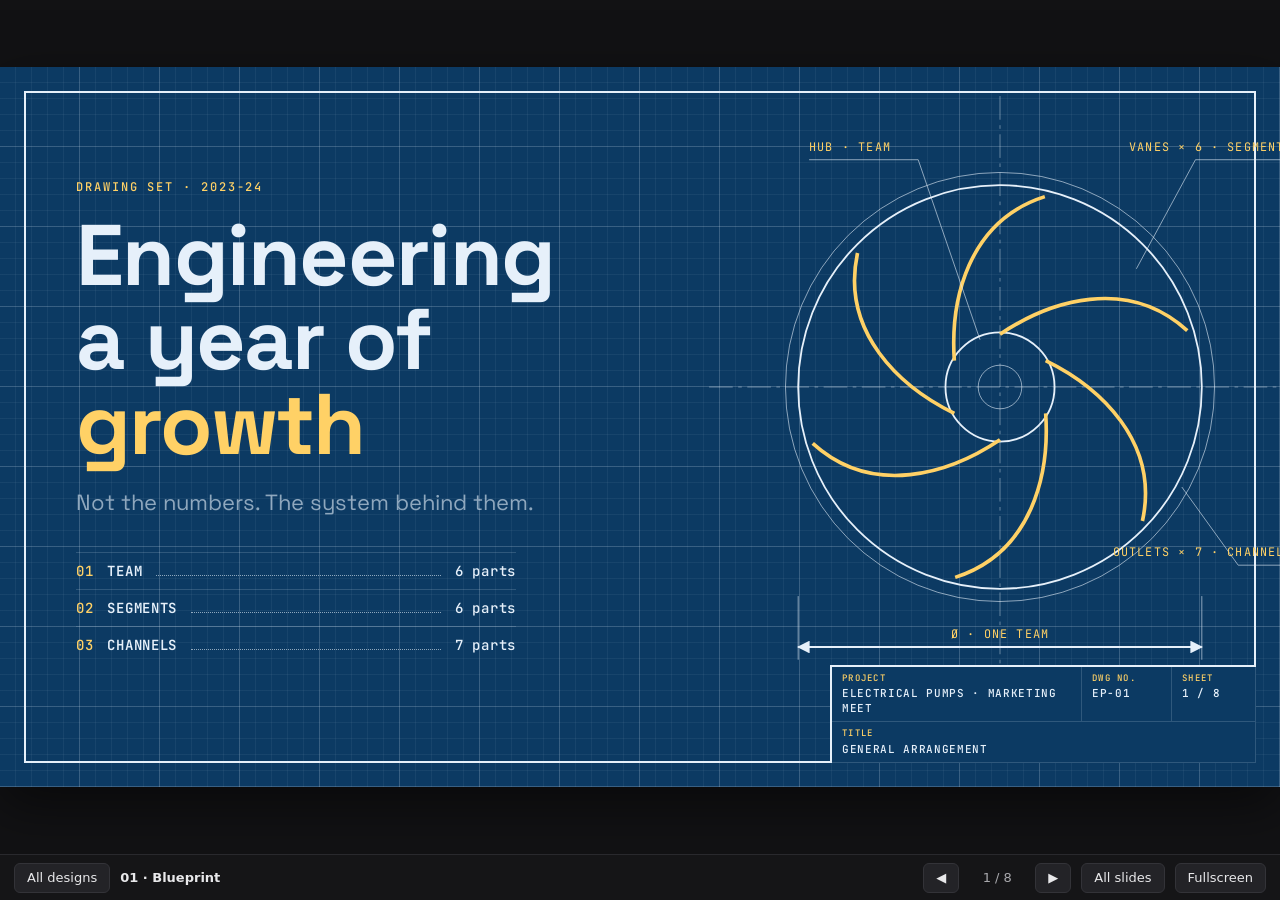
<file: designs/01-blueprint.html>
<!doctype html>
<html lang="en">
<head>
<meta charset="utf-8">
<meta name="viewport" content="width=device-width, initial-scale=1">
<title>01 · Blueprint</title>
<link rel="stylesheet" href="assets/fonts.css">
<link rel="stylesheet" href="assets/deck.css">
<style>
:root{--bp:#0c3a63;--ln:#e6f0fa;--dim:rgba(230,240,250,.6);--faint:rgba(230,240,250,.16);--y:#ffd166;--c:#7fdbff;--mono:'JetBrains Mono',monospace}
.slide{background-color:var(--bp);color:var(--ln);font-family:'Space Grotesk',sans-serif;
  background-image:linear-gradient(var(--faint) 1px,transparent 1px),linear-gradient(90deg,var(--faint) 1px,transparent 1px),
  linear-gradient(rgba(230,240,250,.055) 1px,transparent 1px),linear-gradient(90deg,rgba(230,240,250,.055) 1px,transparent 1px);
  background-size:80px 80px,80px 80px,16px 16px,16px 16px;background-position:-1px -1px}
.frame{position:absolute;inset:24px;border:2px solid var(--ln);pointer-events:none}
.lbl{font:500 12px var(--mono);letter-spacing:.16em;text-transform:uppercase;color:var(--y)}
.hd{position:absolute;left:76px;top:58px}
.hd h2{font-size:40px;line-height:1.1;font-weight:700;margin-top:12px;max-width:940px;letter-spacing:-.01em}
.bd{position:absolute;left:76px;right:76px;top:178px;bottom:116px}
.tb{position:absolute;right:24px;bottom:24px;display:grid;grid-template-columns:250px 90px 84px;border-left:2px solid var(--ln);border-top:2px solid var(--ln);background:var(--bp);font:500 11px/1.3 var(--mono);letter-spacing:.06em;text-transform:uppercase}
.tb>div{padding:6px 10px;border-right:1px solid var(--faint);border-bottom:1px solid var(--faint)}
.tb i{display:block;font-style:normal;color:var(--y);font-size:9px;letter-spacing:.14em;margin-bottom:2px}
.tb .w{grid-column:1/-1}
svg text{font-family:var(--mono)}
@keyframes spin{to{transform:rotate(360deg)}}
@keyframes flow{to{stroke-dashoffset:-28}}

/* 1 cover */
.cv{position:absolute;left:76px;top:112px;width:560px}
.cv h1{font-size:86px;line-height:.98;font-weight:700;letter-spacing:-.02em;margin:18px 0 22px}
.cv h1 em{font-style:normal;color:var(--y)}
.cv p{font-size:22px;color:var(--dim)}
.spec{margin-top:36px;font:500 14px var(--mono);letter-spacing:.05em;width:440px}
.spec div{display:flex;gap:14px;align-items:baseline;padding:9px 0;border-top:1px solid var(--faint)}
.spec i{flex:1;border-bottom:1px dotted var(--dim)}
.spec b{font-weight:600;text-transform:uppercase}
.spec span:first-child{color:var(--y)}
.imp{position:absolute;right:-20px;top:20px;width:600px;height:600px}
.imp *{fill:none;stroke:var(--ln);stroke-width:2}
.imp .thin{stroke-width:1;opacity:.65}
.imp .cl{stroke-width:1;stroke-dasharray:26 6 4 6;opacity:.45}
.imp .vanes{animation:spin 50s linear infinite}
.imp .vanes path{stroke:var(--y);stroke-width:4}
.imp text{fill:var(--y);stroke:none;font-size:13px;letter-spacing:.1em}

/* 2 system */
.pid{position:absolute;inset:0;width:1128px;height:426px;overflow:visible}
.pid *{fill:none;stroke:var(--ln);stroke-width:2.5}
.pid text{fill:var(--ln);stroke:none;font-size:13px;letter-spacing:.08em}
.pid .tag text{font-size:12px;font-weight:700}
.pid g[data-at]{opacity:.22;transition:opacity .45s}
.pid g.in{opacity:1}
.pid g.now path,.pid g.now circle,.pid g.now rect{stroke:var(--y)}
.pid .flow{stroke:var(--y);stroke-dasharray:8 6;stroke-width:3;opacity:0}
.pid g.in .flow{opacity:1;animation:flow 1s linear infinite}
.pid .big{font:700 46px 'Space Grotesk';fill:var(--ln);letter-spacing:0}
.pc{position:absolute;left:0;width:320px;height:100px;display:flex;gap:14px;align-items:center;padding:12px 16px;border:1.5px solid var(--ln);background:var(--bp);opacity:.3;transition:opacity .45s,border-color .45s}
.pc.in{opacity:1}
.pc.now{border-color:var(--y);box-shadow:0 0 0 4px rgba(255,209,102,.15)}
.pc .ic{width:46px;height:46px;flex:none;--ia:rgba(255,209,102,.35)}
.pc b{display:block;font-size:17px;margin:4px 0 3px}
.pc p{font-size:13.5px;color:var(--dim);line-height:1.3}

/* 3 team parts list */
.det{position:absolute;left:0;top:0;width:420px;height:426px}
.det svg{position:absolute;inset:0}
.det .bi{position:absolute;left:105px;top:95px;width:210px;height:210px;opacity:0;transform:scale(.88);transition:opacity .4s,transform .4s}
.det .bi.now{opacity:1;transform:none}
.det .bi .ic{width:100%;height:100%;--isw:1.5;--ia:url(#bpH);color:var(--ln)}
.parts{position:absolute;left:480px;right:0;top:0}
.ph{display:grid;grid-template-columns:60px 1fr;padding:0 16px 10px;font:500 11px var(--mono);letter-spacing:.14em;color:var(--y);border-bottom:2px solid var(--ln)}
.pr{display:grid;grid-template-columns:60px 1fr;padding:13px 16px;border-bottom:1px solid var(--faint);border-left:3px solid transparent;cursor:pointer;transition:background .3s}
.pr span{font:500 14px var(--mono);color:var(--dim);padding-top:3px}
.pr b{font-size:19px;font-weight:500;color:var(--dim)}
.pr p{grid-column:2;display:none;font-size:16px;color:var(--ln);margin-top:6px}
.pr.now{background:rgba(255,209,102,.1);border-left-color:var(--y)}
.pr.now b{color:var(--ln);font-weight:700}
.pr.now span{color:var(--y)}
.pr.now p{display:block}

/* 4 segments impeller */
.ip{position:absolute;inset:0;width:1128px;height:426px;overflow:visible}
.ip *{fill:none;stroke:var(--ln)}
.ip .case{stroke-width:1.5;stroke-dasharray:4 7;opacity:.6}
.ip .vane{stroke-width:3;opacity:.45;transition:all .4s}
.ip .vane.now{stroke:var(--y);stroke-width:6;opacity:1}
.ip .ld{stroke-width:1;opacity:.35}
.ip .ld.now{stroke:var(--y);opacity:1}
.hub{position:absolute;left:509px;top:158px;width:110px;height:110px;border-radius:50%;border:2px solid var(--ln);background:var(--bp)}
.hub .hi{position:absolute;inset:22px;opacity:0;transition:opacity .35s}
.hub .hi.now{opacity:1}
.hub .ic{width:100%;height:100%;color:var(--y);--ia:rgba(255,209,102,.3)}
.vl{position:absolute;width:330px;transform:translateY(-50%);cursor:pointer}
.vl.l{text-align:right}
.vl span{font:500 12px var(--mono);color:var(--y);letter-spacing:.12em}
.vl b{display:block;font-size:18px;font-weight:500;color:var(--dim);margin-top:3px;transition:all .3s}
.vl p{display:none;font-size:15px;color:var(--ln);margin-top:5px}
.vl.now b{color:var(--ln);font-weight:700;font-size:21px}
.vl.now p{display:block}

/* 5 channels manifold */
.mf{position:absolute;inset:0;width:1128px;height:300px;overflow:visible}
.mf *{fill:none;stroke:var(--ln);stroke-width:2.5}
.mf .po{stroke-width:22}
.mf .pi{stroke:var(--bp);stroke-width:16}
.mf .bo{stroke-width:14}
.mf .bi2{stroke:var(--bp);stroke-width:9}
.mf .v{fill:var(--bp);stroke-width:2.5}
.mf g.now .v{fill:var(--y);stroke:var(--y)}
.mf .fl{stroke:var(--y);stroke-width:4;stroke-dasharray:6 8;opacity:0}
.mf g.now .fl{opacity:1;animation:flow .8s linear infinite}
.mf text{fill:var(--ln);stroke:none;font-size:12px}
.oc{position:absolute;top:208px;width:140px;text-align:center;opacity:.45;cursor:pointer;transition:opacity .3s}
.oc .ic{width:44px;height:44px;margin:0 auto 8px;--ia:rgba(255,209,102,.3)}
.oc b{font-size:15px;font-weight:600}
.oc.now{opacity:1}
.oc.now .ic{color:var(--y)}
.ot{position:absolute;left:0;right:0;top:330px;padding-left:18px;border-left:3px solid var(--y);opacity:0;transition:opacity .35s}
.ot.now{opacity:1}
.ot b{font-size:26px}
.ot p{font-size:18px;color:var(--dim);margin-top:4px}

/* 6 market / 7 growth */
.mk{position:absolute;left:0;top:0;width:660px;height:420px}
.mk .yr{font:500 13px var(--mono);letter-spacing:.12em}
.rd{position:absolute;left:740px;right:0;top:20px;font:500 15px var(--mono)}
.rd div{display:grid;grid-template-columns:40px 1fr 70px;padding:11px 0;border-bottom:1px solid var(--faint)}
.rd .h{color:var(--y);font-size:11px;letter-spacing:.14em;border-bottom:2px solid var(--ln)}
.rd .up{color:var(--y)}
.gr{position:absolute;inset:0;width:1128px;height:426px}
.gr text{fill:var(--ln);font-size:14px}
.note{position:absolute;right:0;top:0;width:150px;border:1.5px dashed var(--y);padding:10px 12px;font:500 11px/1.4 var(--mono);letter-spacing:.08em;color:var(--y);text-transform:uppercase}

/* 8 sign-off */
.so{position:absolute;left:76px;top:120px}
.so h1{font-size:96px;line-height:1;font-weight:700;letter-spacing:-.02em;margin-top:16px}
.so p{font-size:24px;color:var(--dim);margin-top:16px}
.stamp{position:absolute;right:120px;top:110px;transform:rotate(-9deg);border:5px solid var(--y);color:var(--y);padding:18px 30px;text-align:center;font:700 52px/1 'Space Grotesk';letter-spacing:.08em;border-radius:8px;outline:2px solid var(--y);outline-offset:6px}
.stamp small{display:block;font:500 13px var(--mono);letter-spacing:.2em;margin-top:10px}
.sigs{position:absolute;left:76px;right:76px;top:400px;display:grid;grid-template-columns:repeat(5,1fr);gap:18px}
.sigs div{border-top:2px solid var(--ln);padding-top:10px;font:500 12px var(--mono);letter-spacing:.12em;text-transform:uppercase;color:var(--dim)}
.sigs svg{display:block;width:100%;height:70px;margin-top:-84px;margin-bottom:14px}
.sigs path{fill:none;stroke:var(--c);stroke-width:2.2;stroke-linecap:round}
</style>
</head>
<body>
<div id="viewport"><main class="stage" id="stage"></main></div>
<script src="assets/content.js"></script>
<script src="assets/icons.js"></script>
<script src="assets/deck.js"></script>
<script>
(function () {
  var Y = C.years, N = 8, S = [], esc = Deck.esc;
  function P(r, d) { var a = d * Math.PI / 180; return [+(r * Math.cos(a)).toFixed(1), +(r * Math.sin(a)).toFixed(1)]; }
  function tb(n, t) { return '<div class="tb"><div><i>Project</i>' + C.org + '</div><div><i>Dwg no.</i>EP-0' + n + '</div><div><i>Sheet</i>' + n + ' / ' + N + '</div><div class="w"><i>Title</i>' + t + '</div></div>'; }
  function sl(n, t, h) { S.push('<section class="slide"><div class="frame"></div>' + h + tb(n, t) + '</section>'); }
  function hd(l, h) { return '<div class="hd"><div class="lbl">' + l + '</div><h2>' + h + '</h2></div>'; }

  Deck.defs(
    '<marker id="bpA" viewBox="0 0 10 10" refX="9" refY="5" markerWidth="7" markerHeight="7" orient="auto-start-reverse"><path d="M0 0L10 5L0 10z" fill="#e6f0fa"/></marker>' +
    '<marker id="bpY" viewBox="0 0 10 10" refX="9" refY="5" markerWidth="6" markerHeight="6" orient="auto"><path d="M0 0L10 5L0 10z" fill="#ffd166"/></marker>' +
    '<pattern id="bpH" width="7" height="7" patternUnits="userSpaceOnUse" patternTransform="rotate(45)"><rect width="7" height="7" fill="#ffd166" fill-opacity=".14"/><path d="M0 0V7" stroke="#ffd166" stroke-width="2.4"/></pattern>');

  /* 1 cover */
  var v = ''; for (var i = 0; i < 6; i++) v += '<path d="M0 -58C55 -95 140 -122 206 -62" transform="rotate(' + i * 60 + ')"/>';
  sl(1, 'General arrangement',
    '<div class="cv"><div class="lbl">Drawing set · ' + Y[1] + '</div><h1>Engineering<br>a year of<br><em>growth</em></h1><p>Not the numbers. The system behind them.</p>' +
    '<div class="spec">' + C.pillars.map(function (p, i) { return '<div><span>0' + (i + 1) + '</span><b>' + p.s + '</b><i></i><span>' + [C.team, C.segment, C.channels][i].length + ' parts</span></div>'; }).join('') + '</div></div>' +
    '<svg class="imp" viewBox="-330 -330 660 660"><path class="cl" d="M-320 0H320M0 -320V320"/><circle r="236" class="thin"/><circle r="222"/><circle r="60"/><circle r="24" class="thin"/>' +
    '<g class="vanes">' + v + '</g>' +
    '<path d="M-222 286H222" marker-start="url(#bpA)" marker-end="url(#bpA)"/><path class="thin" d="M-222 230V300M222 230V300"/><text x="0" y="276" text-anchor="middle">Ø · ONE TEAM</text>' +
    '<path class="thin" d="M150 -130L215 -250H322"/><text x="322" y="-260" text-anchor="end">VANES × 6 · SEGMENTS</text>' +
    '<path class="thin" d="M-22 -52L-90 -250H-210"/><text x="-210" y="-260">HUB · TEAM</text>' +
    '<path class="thin" d="M200 110L262 196H322"/><text x="322" y="186" text-anchor="end">OUTLETS × 7 · CHANNELS</text></svg>');

  /* 2 system overview */
  var tops = [8, 163, 318], mids = [58, 213, 368];
  var lines = ['M320 58H470V213', 'M320 213H562', 'M320 368H470V213'];
  var g = C.pillars.map(function (p, i) {
    return '<g data-at="' + (i + 1) + '"><path d="' + lines[i] + '"/><path class="flow" d="' + lines[i] + '"/><g class="tag"><circle cx="395" cy="' + mids[i] + '" r="17" fill="#0c3a63" style="fill:#0c3a63"/><text x="395" y="' + (mids[i] + 4) + '" text-anchor="middle">' + ['TM', 'SG', 'CH'][i] + '</text></g></g>';
  }).join('');
  sl(2, 'System overview', hd('Sheet 02 · system overview', 'Three inputs, one pump, <span style="color:var(--y)">one result</span>') +
    '<div class="bd"><svg class="pid" viewBox="0 0 1128 426">' + g +
    '<g data-at="4"><circle cx="620" cy="213" r="58"/><path d="M592 176V250L672 213Z"/><path d="M620 155V70H786" marker-end="url(#bpA)"/><path class="flow" d="M620 155V70H786"/>' +
    '<rect x="790" y="30" width="330" height="350"/><path d="M790 176q20.6-10 41.2 0t41.2 0t41.2 0t41.2 0t41.2 0t41.2 0t41.2 0t41.2 0V380H790Z" style="fill:url(#bpH)"/>' +
    '<text x="955" y="88" text-anchor="middle" style="fill:#ffd166">OUTPUT · ' + Y[1] + '</text><text class="big" x="955" y="140" text-anchor="middle">Growth</text>' +
    '<text x="620" y="306" text-anchor="middle">PUMP</text></g></svg>' +
    C.pillars.map(function (p, i) { return '<div class="pc" data-at="' + (i + 1) + '" style="top:' + tops[i] + 'px">' + I(p.i) + '<div><span class="lbl">Input 0' + (i + 1) + '</span><b>' + p.n + '</b><p>' + p.l + '</p></div></div>'; }).join('') + '</div>');

  /* 3 team: parts list */
  var cross = '<svg viewBox="0 0 420 426" fill="none" stroke="#e6f0fa"><circle cx="210" cy="200" r="190" stroke-dasharray="5 8" stroke-width="1.5"/><circle cx="210" cy="200" r="150" stroke-opacity=".3"/><path d="M0 200H420M210 0V400" stroke-opacity=".3" stroke-dasharray="20 6 4 6"/><text x="210" y="420" text-anchor="middle" fill="#ffd166" stroke="none" font-size="12" letter-spacing="2">DETAIL A · SUBSYSTEM 01</text></svg>';
  sl(3, 'Subsystem 01 · team', hd('Subsystem 01 · team-oriented focus', 'Six parts that made <span style="color:var(--y)">the team</span> work') +
    '<div class="bd"><div class="det">' + cross + C.team.map(function (p, i) { return '<div class="bi" data-at="' + i + '">' + I(p.i) + '</div>'; }).join('') + '</div>' +
    '<div class="parts"><div class="ph"><span>NO.</span><span>PART</span></div>' +
    C.team.map(function (p, i) { return '<div class="pr" data-at="' + i + '" data-go="' + i + '"><span>0' + (i + 1) + '</span><b>' + p.t + '</b><p>' + p.l + '</p></div>'; }).join('') + '</div></div>');

  /* 4 segments: impeller */
  var cx = 564, cy = 213, ang = [-60, 0, 60, 120, 180, 240], vs = '', labs = '', hubs = '';
  C.segment.forEach(function (p, i) {
    var a = ang[i], p0 = P(58, a - 55), c1 = P(110, a - 55), c2 = P(156, a - 25), p1 = P(160, a), q = P(205, a);
    vs += '<path class="vane" data-at="' + i + '" d="M' + (cx + p0[0]) + ' ' + (cy + p0[1]) + 'C' + (cx + c1[0]) + ' ' + (cy + c1[1]) + ' ' + (cx + c2[0]) + ' ' + (cy + c2[1]) + ' ' + (cx + p1[0]) + ' ' + (cy + p1[1]) + '"/>' +
      '<path class="ld" data-at="' + i + '" d="M' + (cx + p1[0]) + ' ' + (cy + p1[1]) + 'L' + (cx + q[0]) + ' ' + (cy + q[1]) + '"/>';
    var right = i < 3, x = cx + q[0], y = cy + q[1];
    labs += '<div class="vl ' + (right ? 'r' : 'l') + '" data-at="' + i + '" data-go="' + i + '" style="top:' + y + 'px;' + (right ? 'left:' + (x + 12) : 'right:' + (1128 - x + 12)) + 'px"><span>VANE 0' + (i + 1) + '</span><b>' + p.t + '</b><p>' + p.l + '</p></div>';
    hubs += '<div class="hi" data-at="' + i + '">' + I(p.i) + '</div>';
  });
  sl(4, 'Subsystem 02 · segments', hd('Subsystem 02 · product segment orientation', 'Six vanes, <span style="color:var(--y)">one direction</span>') +
    '<div class="bd"><svg class="ip" viewBox="0 0 1128 426"><circle class="case" cx="' + cx + '" cy="' + cy + '" r="176"/>' + vs + '</svg><div class="hub">' + hubs + '</div>' + labs + '</div>');

  /* 5 channels: manifold */
  var br = '', oc = '', ot = '';
  C.channels.forEach(function (p, i) {
    var x = 150 + i * 152;
    br += '<g data-at="' + i + '"><path class="bo" d="M' + x + ' 70V188"/><path class="bi2" d="M' + x + ' 66V185"/><path class="fl" d="M' + x + ' 70V186"/>' +
      '<path class="v" d="M' + (x - 13) + ' 112H' + (x + 13) + 'L' + x + ' 128ZM' + (x - 13) + ' 144H' + (x + 13) + 'L' + x + ' 128Z"/><path d="M' + (x - 11) + ' 188H' + (x + 11) + 'L' + (x + 7) + ' 198H' + (x - 7) + 'Z"/></g>';
    oc += '<div class="oc" data-at="' + i + '" data-go="' + i + '" style="left:' + (x - 70) + 'px">' + I(p.i) + '<b>' + p.k + '</b></div>';
    ot += '<div class="ot" data-at="' + i + '"><b>0' + (i + 1) + ' · ' + p.t + '</b><p>' + p.l + '</p></div>';
  });
  sl(5, 'Subsystem 03 · channels', hd('Subsystem 03 · exploring other business channels', 'Seven outlets to <span style="color:var(--y)">new buyers</span>') +
    '<div class="bd"><svg class="mf" viewBox="0 0 1128 300"><path class="po" d="M70 60H1110"/><path class="pi" d="M66 60H1104"/>' +
    '<circle cx="40" cy="60" r="30" style="fill:#0c3a63"/><path d="M24 40V80L66 60Z"/><text x="40" y="112" text-anchor="middle">PUMP</text>' + br + '</svg>' + oc + ot + '</div>');

  /* 6 market */
  var mk = Deck.slope(C.market, { w: 660, h: 420, x1: 150, x2: 510, years: Y, ink: '#e6f0fa', sub: 'rgba(230,240,250,.6)', axis: '#e6f0fa', fs: 17, font: 'Space Grotesk', hi: 1,
    color: function (d, i) { return i === 1 ? '#ffd166' : i === 0 ? '#7fdbff' : 'rgba(230,240,250,.45)'; }, width: function (d, i) { return i < 2 ? 5 : 2.5; } });
  sl(6, 'Test report · market', hd('Test report 01 · market position', '<span style="color:var(--y)">B</span> moved from second to first') +
    '<div class="bd"><div class="mk">' + mk + '</div><div class="rd"><div class="h"><span></span><span>READING</span><span>CHANGE</span></div>' +
    C.market.map(function (d) { var c = d[2] - d[1]; return '<div' + (d[0] === 'B' ? ' class="up"' : '') + '><span>' + d[0] + '</span><span>' + d[1] + ' → ' + d[2] + '</span><span>' + (c > 0 ? '▲ ' + c : c < 0 ? '▼ ' + (-c) : '= 0') + '</span></div>'; }).join('') + '</div></div>');

  /* 7 growth */
  var gx = 130, gw = 760, rows = '', ticks = '';
  [0, 5, 10, 15, 20].forEach(function (t) { var x = gx + t / 20 * gw; ticks += '<path d="M' + x + ' 28V' + (44 + 10 * 36) + '" stroke="#e6f0fa" stroke-opacity=".25" stroke-dasharray="3 5"/><text x="' + x + '" y="18" text-anchor="middle" fill="#ffd166" font-size="12">' + t + '%</text>'; });
  C.growth.forEach(function (d, i) {
    var y = 40 + i * 36, w = d[1] / 20 * gw;
    rows += '<text x="0" y="' + (y + 15) + '">' + d[0] + '</text><rect x="' + gx + '" y="' + y + '" width="' + gw + '" height="20" fill="none" stroke="#e6f0fa" stroke-opacity=".25"/>' +
      '<rect x="' + gx + '" y="' + y + '" width="' + w + '" height="20" fill="url(#bpH)" stroke="#ffd166" stroke-width="1.5"/><text x="' + (gx + w + 12) + '" y="' + (y + 15) + '" font-weight="700">+' + d[1] + '%</text>';
  });
  sl(7, 'Test report · output', hd('Test report 02 · output per line', 'Every line gained, <span style="color:var(--y)">5% to 20%</span>') +
    '<div class="bd"><svg class="gr" viewBox="0 0 1128 426">' + ticks + rows + '</svg><div class="note">' + C.growthNote + ' · replace with actual figures</div></div>');

  /* 8 sign-off */
  var sq = ['M8 50c14-30 22 8 34-10s14-26 24 2 18 4 30-14 14 18 28 4', 'M6 46c20-4 18-30 34-26s-4 30 14 26 16-24 32-16 10 18 30 6', 'M10 52c8-24 30-34 26-8s14 6 22-12 20 22 30 6 16-10 26 2', 'M8 44c16 6 24-26 40-18s-6 26 12 22 20-30 34-14', 'M8 48c18-28 26 6 40-6s10-20 22-2 14 12 30-10 10 16 22 8'];
  sl(8, 'Sign-off', '<div class="so"><div class="lbl">Sheet 08 · sign-off</div><h1>Thank you</h1><p>Built, tested and approved by the whole team.</p></div>' +
    '<div class="stamp">APPROVED<small>' + Y[1] + ' · TEAM EFFORT</small></div>' +
    '<div class="sigs">' + C.credits.map(function (c, i) { return '<div><svg viewBox="0 0 170 70"><path d="' + sq[i] + '"/></svg>' + c + '</div>'; }).join('') + '</div>');

  Deck.render(S);
})();
</script>
</body>
</html>
</file>
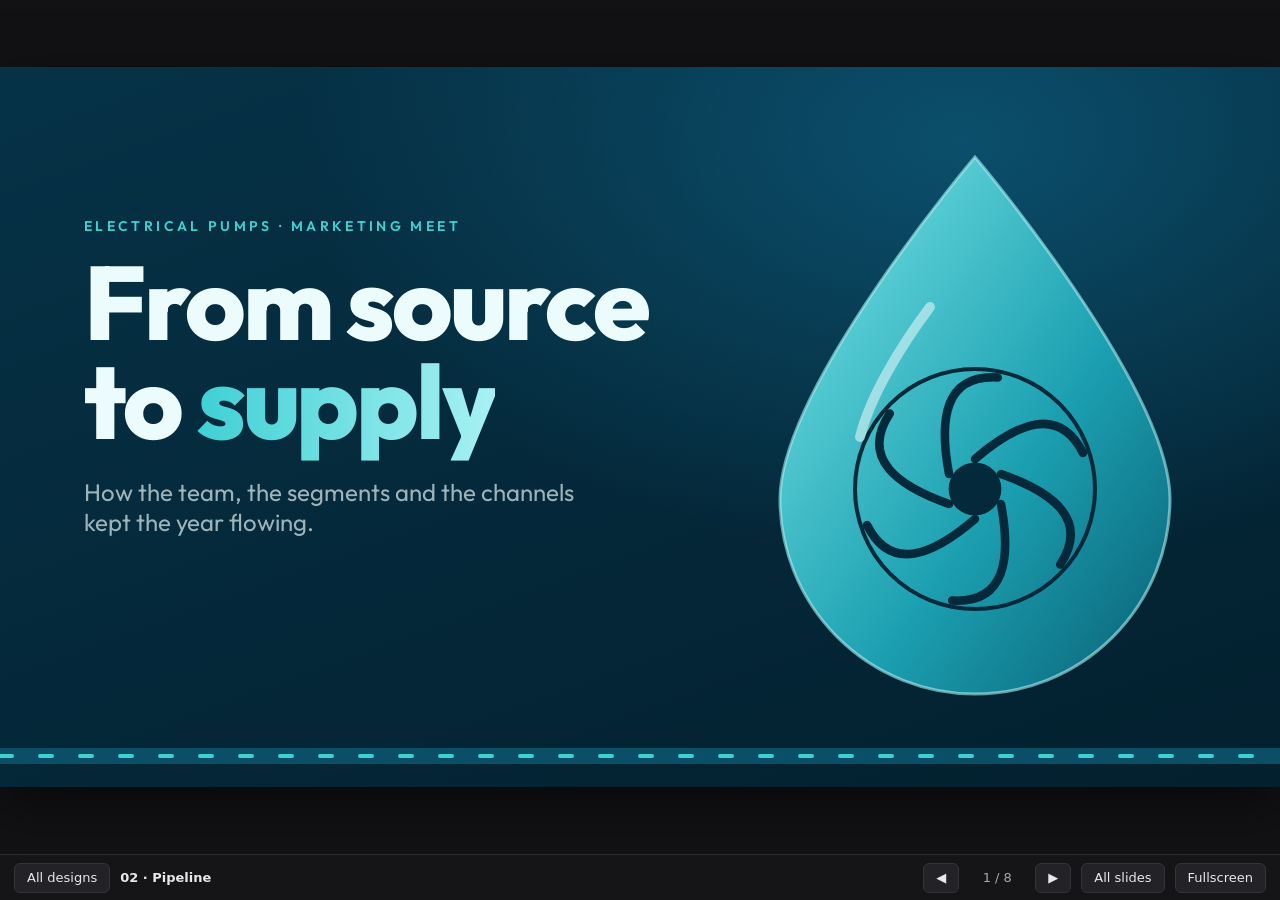
<file: designs/02-pipeline.html>
<!doctype html>
<html lang="en">
<head>
<meta charset="utf-8">
<meta name="viewport" content="width=device-width, initial-scale=1">
<title>02 · Pipeline</title>
<link rel="stylesheet" href="assets/fonts.css">
<link rel="stylesheet" href="assets/deck.css">
<style>
:root{--deep:#04293a;--mid:#0a4a63;--aqua:#3fd0d4;--aq2:#1b9fb0;--foam:#ecfbfc;--sun:#ffb703;--mut:rgba(236,251,252,.66);--line:rgba(236,251,252,.16)}
.slide{background:radial-gradient(1100px 700px at 75% 10%,#0b4f6c 0,transparent 60%),linear-gradient(160deg,#063247,#03202e);color:var(--foam);font-family:'Outfit',sans-serif}
.lbl{font-size:14px;font-weight:600;letter-spacing:.24em;text-transform:uppercase;color:var(--aqua)}
.hd{position:absolute;left:80px;top:54px}
.hd h2{font-size:46px;line-height:1.08;font-weight:700;margin-top:10px;letter-spacing:-.01em}
.hd h2 em{font-style:normal;color:var(--aqua)}
.mp{position:absolute;left:0;bottom:16px;width:1280px;height:30px}
.num{font-weight:800;color:var(--aqua)}
@keyframes flow{to{stroke-dashoffset:-40}}
@keyframes spin{to{transform:rotate(360deg)}}
@keyframes drip{0%{transform:translateY(0);opacity:0}15%{opacity:1}85%{opacity:1}100%{transform:translateY(58px);opacity:0}}
@keyframes bob{50%{transform:translateY(-4px)}}
.fl{fill:none;stroke:var(--aqua);stroke-dasharray:12 28;stroke-linecap:round;animation:flow 1.1s linear infinite}

/* 1 cover */
.cv{position:absolute;left:84px;top:150px;width:620px}
.cv h1{font-size:104px;line-height:.95;font-weight:800;letter-spacing:-.03em;margin:18px 0 26px}
.cv h1 em{font-style:normal;background:linear-gradient(90deg,var(--aqua),#a8f1f3);-webkit-background-clip:text;background-clip:text;color:transparent}
.cv p{font-size:24px;color:var(--mut);max-width:520px}
.drop{position:absolute;right:70px;top:70px;width:470px;height:560px}
.drop .imp{transform-origin:235px 352px;animation:spin 22s linear infinite}

/* 2 route */
.route{position:absolute;left:0;top:0;width:1280px;height:720px}
.route .pp{stroke:#0e5f7c;stroke-width:22;fill:none}
.route g[data-at] .fl{opacity:0}
.route g.in .fl{opacity:1}
.st{position:absolute;top:262px;width:240px;text-align:center;opacity:.32;transition:opacity .5s}
.st.in{opacity:1}
.st .ring{width:150px;height:150px;margin:0 auto 18px;border-radius:50%;border:3px solid var(--aqua);background:radial-gradient(circle at 35% 30%,#0f6f8c,#06344a);display:grid;place-items:center;transition:all .5s}
.st.now .ring{background:radial-gradient(circle at 35% 30%,#58e3e6,#1b9fb0);box-shadow:0 0 0 10px rgba(63,208,212,.15),0 0 60px rgba(63,208,212,.45)}
.st .ic{width:70px;height:70px;--isw:2.2;--ia:rgba(63,208,212,.35)}
.st.now .ic{color:var(--deep);--ia:rgba(4,41,58,.25)}
.st b{display:block;font-size:24px;margin-top:6px}
.st p{font-size:16px;color:var(--mut);margin-top:6px;line-height:1.35}

/* 3 tank */
.tank{position:absolute;left:90px;top:160px;width:470px;height:500px}
.tank text{font-family:'Outfit';fill:var(--foam)}
.tank .ly{opacity:0;transition:opacity .5s}
.tank .ly.in{opacity:1}
.tank .lt{fill:rgba(236,251,252,.35);font-size:18px;font-weight:600;transition:fill .4s}
.tank .lt.in{fill:var(--deep)}
.tank .lt.now{fill:var(--deep);font-weight:800}
.tank .wv{opacity:0}
.tank .wv.now{opacity:1;animation:bob 2.4s ease-in-out infinite}
.cap{position:absolute;left:640px;right:80px;top:220px;height:380px}
.cap>div{position:absolute;inset:0;opacity:0;transform:translateY(16px);transition:opacity .45s,transform .45s}
.cap>div.now{opacity:1;transform:none}
.cap .ic{width:96px;height:96px;color:var(--aqua);--isw:2;--ia:rgba(63,208,212,.25);margin-bottom:24px}
.cap .k{font-size:76px;font-weight:800;line-height:1;letter-spacing:-.02em}
.cap .t{font-size:24px;font-weight:600;margin-top:16px;color:var(--aqua)}
.cap .l{font-size:22px;color:var(--mut);margin-top:10px;max-width:520px}

/* 4 pump */
.pm{position:absolute;inset:0;width:1280px;height:720px}
.pm .sp{stroke:#0e5f7c;stroke-width:14;fill:none}
.pm g .fl{opacity:0}
.pm g.now .fl{opacity:1}
.pm .imp{transform-origin:830px 390px;animation:spin 9s linear infinite}
.nd{position:absolute;width:150px;margin-left:-75px;margin-top:-50px;text-align:center;cursor:pointer}
.nd i{display:grid;place-items:center;width:100px;height:100px;margin:0 auto;border-radius:50%;background:#073a50;border:3px solid #0e6f8c;transition:all .4s}
.nd .ic{width:52px;height:52px;--ia:rgba(63,208,212,.3)}
.nd b{display:block;font-size:16px;font-weight:600;margin-top:8px;color:var(--mut)}
.nd.now i{background:var(--aqua);border-color:var(--aqua);box-shadow:0 0 50px rgba(63,208,212,.55)}
.nd.now .ic{color:var(--deep);--ia:rgba(4,41,58,.2)}
.nd.now b{color:var(--foam)}
.cap.l2{left:80px;right:auto;width:440px;top:250px}
.cap.l2 .k{font-size:60px}

/* 5 outlets */
.ol{position:absolute;inset:0;width:1280px;height:720px}
.ol .pp{stroke:#0e5f7c;stroke-width:24;fill:none}
.ol .dp{stroke:#0e5f7c;stroke-width:14;fill:none}
.ol .wh{fill:none;stroke:var(--mut);stroke-width:2.5}
.ol g.in .wh{stroke:var(--aqua)}
.ol .drp{fill:var(--aqua);opacity:0}
.ol g.now .drp{opacity:1;animation:drip 1.2s ease-in infinite}
.ol .gl{fill:none;stroke:rgba(236,251,252,.45);stroke-width:2.5}
.ol .gw{fill:url(#plW);opacity:0;transition:opacity .5s}
.ol g.in .gw{opacity:1}
.ol text{font-family:'Outfit';font-size:16px;font-weight:600;fill:var(--mut);text-anchor:middle}
.ol g.now text{fill:var(--foam)}
.oc{position:absolute;left:80px;right:80px;top:520px;height:110px}
.oc>div{position:absolute;inset:0;display:flex;align-items:center;gap:26px;opacity:0;transition:opacity .4s}
.oc>div.now{opacity:1}
.oc .ic{width:72px;height:72px;flex:none;color:var(--aqua);--ia:rgba(63,208,212,.25)}
.oc b{font-size:34px;font-weight:700}
.oc p{font-size:20px;color:var(--mut);margin-top:4px}

/* 6 tubes, 7 market */
.tb6{position:absolute;inset:0;width:1280px;height:720px}
.tb6 text{font-family:'Outfit';fill:var(--foam);text-anchor:middle}
.chip{position:absolute;right:80px;top:70px;border:1.5px solid var(--sun);color:var(--sun);border-radius:999px;padding:8px 16px;font-size:13px;font-weight:600;letter-spacing:.14em;text-transform:uppercase}
.mk{position:absolute;left:70px;top:200px;width:800px;height:440px}
.mk .yr{font-size:14px;font-weight:600;letter-spacing:.2em}
.side{position:absolute;left:930px;right:70px;top:230px}
.side .big{font-size:150px;font-weight:800;line-height:.85;color:var(--sun)}
.side p{font-size:24px;color:var(--mut);margin-top:16px}
.side p b{color:var(--foam)}

/* 8 close */
.cl{position:absolute;left:0;right:0;top:170px;text-align:center}
.cl h1{font-size:120px;font-weight:800;letter-spacing:-.03em;line-height:1}
.cl h1 em{font-style:normal;color:var(--aqua)}
.cl p{font-size:26px;color:var(--mut);margin-top:18px}
.drops{display:flex;justify-content:center;gap:34px;margin-top:60px}
.drops div{text-align:center;font-size:17px;font-weight:600}
.drops svg{display:block;width:54px;height:70px;margin:0 auto 10px}
</style>
</head>
<body>
<div id="viewport"><main class="stage" id="stage"></main></div>
<script src="assets/content.js"></script>
<script src="assets/icons.js"></script>
<script src="assets/deck.js"></script>
<script>
(function () {
  var Y = C.years, S = [];
  Deck.defs(
    '<linearGradient id="plW" x1="0" y1="0" x2="0" y2="1"><stop offset="0" stop-color="#7be8ea"/><stop offset="1" stop-color="#1b9fb0"/></linearGradient>' +
    '<linearGradient id="plD" x1="0" y1="0" x2="1" y2="1"><stop offset="0" stop-color="#7be8ea"/><stop offset=".6" stop-color="#1b9fb0"/><stop offset="1" stop-color="#0a5f74"/></linearGradient>');
  var mp = '<svg class="mp" viewBox="0 0 1280 30"><path d="M0 15H1280" stroke="#0b4f66" stroke-width="16"/><path class="fl" d="M0 15H1280" stroke-width="4"/></svg>';
  function sl(h) { S.push('<section class="slide">' + h + mp + '</section>'); }
  function hd(l, h) { return '<div class="hd"><div class="lbl">' + l + '</div><h2>' + h + '</h2></div>'; }
  function wave(x0, x1, y, a, len) { var d = 'M' + x0 + ' ' + y; for (var x = x0; x < x1; x += len) d += 'q' + len / 4 + ' ' + (-a) + ' ' + len / 2 + ' 0t' + len / 2 + ' 0'; return d; }
  function impeller(cx, cy, r, col) {
    var s = '<g class="imp"><circle cx="' + cx + '" cy="' + cy + '" r="' + r + '" fill="none" stroke="' + col + '" stroke-width="4"/>';
    for (var i = 0; i < 6; i++) s += '<path d="M' + cx + ' ' + (cy - r * .25) + 'C' + (cx + r * .35) + ' ' + (cy - r * .55) + ' ' + (cx + r * .7) + ' ' + (cy - r * .7) + ' ' + (cx + r * .9) + ' ' + (cy - r * .3) + '" fill="none" stroke="' + col + '" stroke-width="' + Math.max(4, r / 14) + '" stroke-linecap="round" transform="rotate(' + i * 60 + ' ' + cx + ' ' + cy + ')"/>';
    return s + '<circle cx="' + cx + '" cy="' + cy + '" r="' + r * .22 + '" fill="' + col + '"/></g>';
  }

  /* 1 cover */
  sl('<div class="cv"><div class="lbl">' + C.org + '</div><h1>From source<br>to <em>supply</em></h1><p>How the team, the segments and the channels kept the year flowing.</p></div>' +
    '<svg class="drop" viewBox="0 0 470 560"><path d="M235 20C235 20 40 250 40 362a195 195 0 0 0 390 0C430 250 235 20 235 20z" fill="url(#plD)"/>' +
    '<path d="M235 20C235 20 40 250 40 362a195 195 0 0 0 390 0C430 250 235 20 235 20z" fill="none" stroke="#a8f1f3" stroke-width="3" stroke-opacity=".6"/>' +
    impeller(235, 352, 120, '#04293a') + '<path d="M120 300c10-40 40-90 70-130" stroke="#ecfbfc" stroke-width="10" stroke-linecap="round" fill="none" opacity=".55"/></svg>');

  /* 2 route */
  var xs = [180, 500, 820, 1140], names = [['Source', C.pillars[0]], ['Pump', C.pillars[1]], ['Outlets', C.pillars[2]], ['Discharge', { n: 'Results', l: 'Higher in the market, growth in every line.', i: 'pump' }]];
  var pipes = '';
  for (var i = 0; i < 3; i++) pipes += '<g data-at="' + (i + 1) + '"><path class="pp" d="M' + (xs[i] + 75) + ' 337H' + (xs[i + 1] - 75) + '"/><path class="fl" d="M' + (xs[i] + 75) + ' 337H' + (xs[i + 1] - 75) + '" stroke-width="5"/></g>';
  sl(hd('The route', 'Four stops <em>from source to supply</em>') + '<svg class="route" viewBox="0 0 1280 720">' + pipes + '</svg>' +
    names.map(function (n, i) { return '<div class="st" data-at="' + i + '" style="left:' + (xs[i] - 120) + 'px"><div class="ring">' + I(n[1].i) + '</div><span class="lbl">0' + (i + 1) + ' · ' + n[0] + '</span><b>' + n[1].n + '</b><p>' + n[1].l + '</p></div>'; }).join(''));

  /* 3 source: team tank */
  var ly = '', lt = '', wv = '', H = 70, base = 470;
  C.team.forEach(function (p, i) {
    var y = base - (i + 1) * H;
    ly += '<rect class="ly" data-at="' + i + '" x="24" y="' + y + '" width="422" height="' + H + '" fill="url(#plW)" fill-opacity="' + (0.55 + i * .08) + '"/>';
    wv += '<path class="wv" data-at="' + i + '" d="' + wave(24, 446, y, 7, 47) + 'V' + (y + 10) + 'H24Z" fill="#7be8ea"/>';
    lt += '<text class="lt" data-at="' + i + '" x="52" y="' + (y + H / 2 + 7) + '">0' + (i + 1) + '  ' + p.k + '</text>';
  });
  sl(hd('Stop 01 · the source', 'The team <em>filled the tank</em>') +
    '<svg class="tank" viewBox="0 0 470 500"><rect x="20" y="20" width="430" height="454" rx="18" fill="rgba(236,251,252,.04)" stroke="rgba(236,251,252,.5)" stroke-width="4"/>' + ly + wv + lt +
    '<path d="M0 470H470" stroke="rgba(236,251,252,.5)" stroke-width="4"/></svg>' +
    '<div class="cap">' + C.team.map(function (p, i) { return '<div data-at="' + i + '">' + I(p.i) + '<div class="k">' + p.k + '</div><div class="t">' + p.t + '</div><div class="l">' + p.l + '</div></div>'; }).join('') + '</div>');

  /* 4 pump: segments */
  var cx = 830, cy = 390, R = 205, sp = '', nd = '';
  C.segment.forEach(function (p, i) {
    var a = (-90 + i * 60) * Math.PI / 180, x = Math.round(cx + R * Math.cos(a)), y = Math.round(cy + R * Math.sin(a));
    var x0 = Math.round(cx + 95 * Math.cos(a)), y0 = Math.round(cy + 95 * Math.sin(a));
    sp += '<g data-at="' + i + '"><path class="sp" d="M' + x0 + ' ' + y0 + 'L' + x + ' ' + y + '"/><path class="fl" d="M' + x0 + ' ' + y0 + 'L' + x + ' ' + y + '" stroke-width="4"/></g>';
    nd += '<div class="nd" data-at="' + i + '" data-go="' + i + '" style="left:' + x + 'px;top:' + y + 'px"><i>' + I(p.i) + '</i><b>' + p.k + '</b></div>';
  });
  sl(hd('Stop 02 · the pump', 'Six segments, <em>one impeller</em>') +
    '<svg class="pm" viewBox="0 0 1280 720">' + sp + '<circle cx="' + cx + '" cy="' + cy + '" r="96" fill="#073a50" stroke="#0e6f8c" stroke-width="4"/>' + impeller(cx, cy, 70, '#3fd0d4') + '</svg>' + nd +
    '<div class="cap l2">' + C.segment.map(function (p, i) { return '<div data-at="' + i + '"><div class="k">' + p.k + '</div><div class="t">' + p.t + '</div><div class="l">' + p.l + '</div></div>'; }).join('') + '</div>');

  /* 5 outlets: channels */
  var tp = '';
  C.channels.forEach(function (p, i) {
    var x = 170 + i * 157;
    tp += '<g data-at="' + i + '" data-go="' + i + '"><path class="dp" d="M' + x + ' 230V306"/><circle class="wh" cx="' + x + '" cy="262" r="12"/><path class="wh" d="M' + (x - 12) + ' 262H' + (x + 12) + 'M' + x + ' 250V274"/>' +
      '<path class="drp" d="M' + x + ' 312c-4 6-6 9-6 12a6 6 0 0 0 12 0c0-3-2-6-6-12z"/>' +
      '<rect class="gw" x="' + (x - 26) + '" y="392" width="52" height="46" rx="3"/><path class="gl" d="M' + (x - 30) + ' 372V438a4 4 0 0 0 4 4h52a4 4 0 0 0 4-4V372"/>' +
      '<text x="' + x + '" y="474">' + p.k + '</text></g>';
  });
  sl(hd('Stop 03 · the outlets', 'Seven taps, <em>seven new routes</em>') +
    '<svg class="ol" viewBox="0 0 1280 720"><path class="pp" d="M0 230H1180"/><path class="fl" d="M0 230H1180" stroke-width="5"/><circle cx="1186" cy="230" r="14" fill="#0e5f7c"/>' + tp + '</svg>' +
    '<div class="oc">' + C.channels.map(function (p, i) { return '<div data-at="' + i + '">' + I(p.i) + '<div><b>' + p.t + '</b><p>' + p.l + '</p></div></div>'; }).join('') + '</div>');

  /* 6 discharge: growth tubes */
  var tb = '';
  C.growth.forEach(function (d, i) {
    var x = 130 + i * 106, h = d[1] / 20 * 330, top = 600 - h;
    tb += '<path d="M' + (x - 30) + ' 250V588a12 12 0 0 0 12 12h36a12 12 0 0 0 12-12V250" fill="rgba(236,251,252,.04)" stroke="rgba(236,251,252,.35)" stroke-width="2.5"/>' +
      '<path d="M' + (x - 27) + ' ' + top + 'q7.5 -5 15 0t15 0t15 0t9 0V588a10 10 0 0 1-10 10H' + (x - 17) + 'a10 10 0 0 1-10-10Z" fill="url(#plW)"/>' +
      '<text x="' + x + '" y="' + (top - 14) + '" font-size="22" font-weight="800">+' + d[1] + '%</text><text x="' + x + '" y="636" font-size="15" fill="rgba(236,251,252,.7)">' + d[0] + '</text>';
  });
  sl(hd('Stop 04 · the discharge', 'What came out: <em>every line grew</em>') + '<div class="chip">' + C.growthNote + '</div><svg class="tb6" viewBox="0 0 1280 720">' + tb + '</svg>');

  /* 7 market */
  var cols = ['#3fd0d4', '#ffb703', '#1b9fb0', '#7be8ea', '#127890', '#5fb8c4'];
  sl(hd('Downstream', 'Where it took us <em>in the market</em>') +
    '<div class="mk">' + Deck.sankey(C.market.map(function (d, i) { return [d[0], d[1], d[2], cols[i]]; }), { w: 800, h: 440, xl: 70, xr: 680, rank: true, years: Y, ink: '#ecfbfc', sub: 'rgba(236,251,252,.65)', node: '#ecfbfc', fs: 18, font: 'Outfit', op: .9 }) + '</div>' +
    '<div class="side"><div class="big">B</div><p><b>Second to first.</b><br>8 in ' + Y[0] + ', 14 in ' + Y[1] + '.</p></div>');

  /* 8 close */
  sl('<div class="cl"><div class="lbl">Thank you</div><h1>Keep it <em>flowing</em></h1><p>Built by the whole team, one drop at a time.</p>' +
    '<div class="drops">' + C.credits.map(function (c, i) { return '<div><svg viewBox="0 0 54 70"><path d="M27 4C27 4 6 32 6 45a21 21 0 0 0 42 0C48 32 27 4 27 4z" fill="' + ['#3fd0d4', '#7be8ea', '#1b9fb0', '#ffb703', '#a8f1f3'][i] + '"/></svg>' + c + '</div>'; }).join('') + '</div></div>');

  Deck.render(S);
})();
</script>
</body>
</html>
</file>
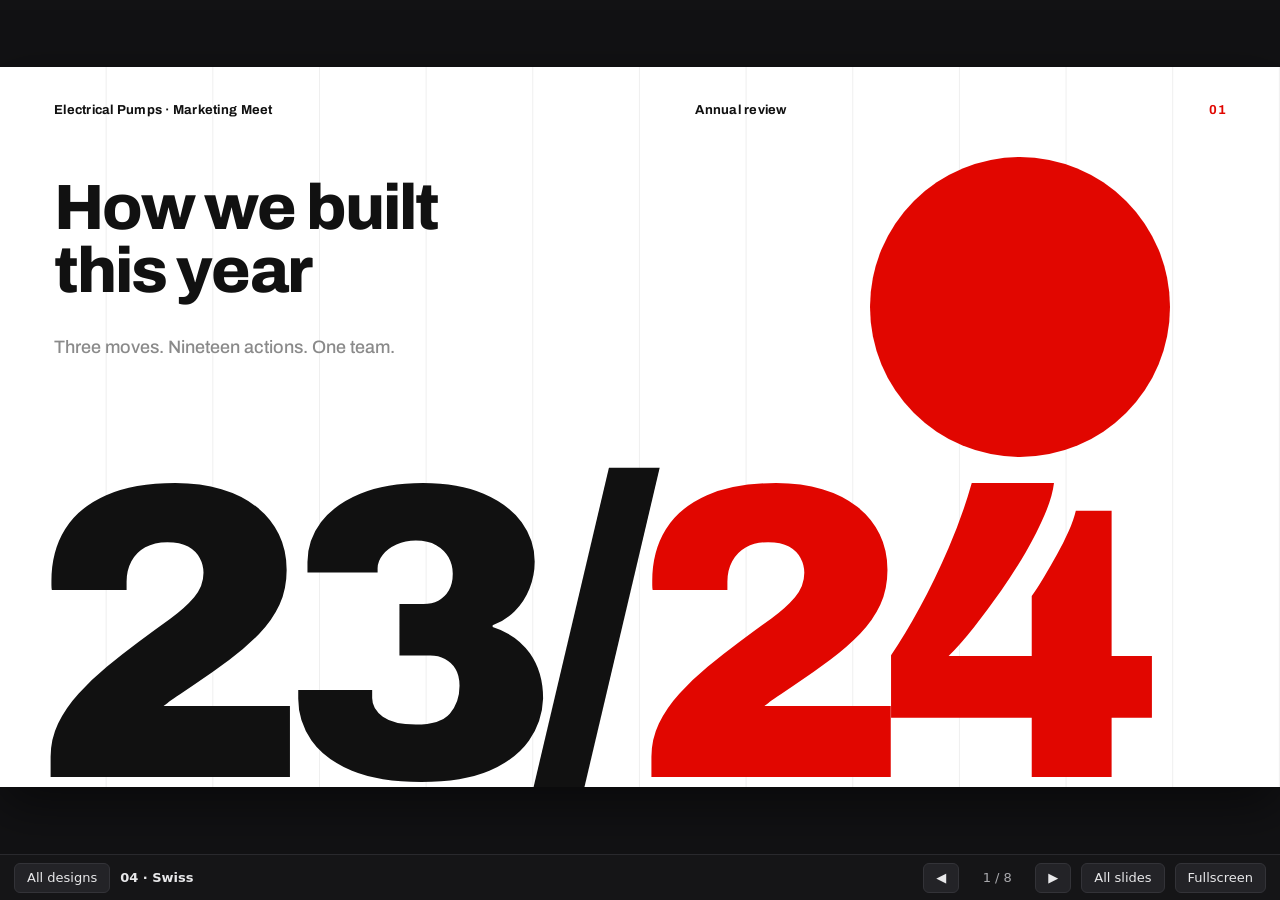
<file: designs/04-swiss.html>
<!doctype html>
<html lang="en">
<head>
<meta charset="utf-8">
<meta name="viewport" content="width=device-width, initial-scale=1">
<title>04 · Swiss</title>
<link rel="stylesheet" href="assets/fonts.css">
<link rel="stylesheet" href="assets/deck.css">
<style>
:root{--w:#ffffff;--k:#111111;--r:#e10600;--g:#8a8a8a;--l:#e4e4e4}
.slide{background:var(--w);color:var(--k);font-family:'Archivo',sans-serif}
.grid{position:absolute;inset:0;background-image:linear-gradient(90deg,var(--l) 1px,transparent 1px);background-size:106.66px 100%;background-position:-1px 0;opacity:.6}
.top{position:absolute;left:54px;right:54px;top:36px;display:flex;justify-content:space-between;font-size:13px;font-weight:700;letter-spacing:.02em}
.top span:last-child{color:var(--r)}
h2{position:absolute;left:54px;top:84px;font-size:54px;line-height:1;font-weight:800;letter-spacing:-.03em;max-width:860px}
h2 em{font-style:normal;color:var(--r)}
.dot{display:inline-block;width:.6em;height:.6em;border-radius:50%;background:var(--r);vertical-align:.05em}

/* 1 cover */
.yr{position:absolute;left:30px;bottom:-60px;font-size:420px;line-height:1;font-weight:900;letter-spacing:-.07em}
.yr em{font-style:normal;color:var(--r)}
.circ{position:absolute;right:110px;top:90px;width:300px;height:300px;border-radius:50%;background:var(--r)}
.ttl{position:absolute;left:54px;top:110px;font-size:64px;line-height:.98;font-weight:800;letter-spacing:-.03em}
.sub{position:absolute;left:54px;top:270px;font-size:18px;font-weight:500;color:var(--g);max-width:420px}

/* 2 bump, 3 bars */
.ch{position:absolute;left:54px;top:200px;width:740px;height:460px}
.ch text{font-family:'Archivo'}
.bigc{position:absolute;left:860px;right:54px;top:210px}
.bigc .n{font-size:150px;line-height:.8;font-weight:900;letter-spacing:-.06em;color:var(--r)}
.bigc p{font-size:22px;font-weight:600;margin-top:24px;line-height:1.3}
.bigc small{display:block;font-size:13px;font-weight:600;color:var(--g);margin-top:16px;letter-spacing:.04em}

/* 4 three moves */
.mv{position:absolute;left:54px;right:54px;top:230px;display:grid;grid-template-columns:repeat(3,1fr);gap:0}
.mv>div{padding:0 30px 0 0;border-left:2px solid var(--k);padding-left:22px}
.mv .n{font-size:240px;line-height:.8;font-weight:900;letter-spacing:-.07em}
.mv>div:nth-child(1) .n{color:var(--r)}
.mv b{display:block;font-size:30px;font-weight:800;letter-spacing:-.02em;margin-top:30px;line-height:1.05}
.mv p{font-size:17px;color:var(--g);font-weight:500;margin-top:10px}

/* 5 team: giant number */
.gn{position:absolute;left:30px;top:150px;width:640px;height:560px}
.gn>div{position:absolute;inset:0;opacity:0;transition:opacity .35s}
.gn>div.now{opacity:1}
.gn .n{font-size:520px;line-height:.78;font-weight:900;letter-spacing:-.08em;color:var(--r)}
.gn .k{position:absolute;left:24px;bottom:20px;font-size:62px;font-weight:800;letter-spacing:-.03em;background:var(--w);padding-right:16px}
.tl{position:absolute;left:747px;right:54px;top:200px}
.tl>div{display:grid;grid-template-columns:44px 1fr;padding:13px 0;border-top:2px solid var(--k);cursor:pointer}
.tl span{font-size:15px;font-weight:800;color:var(--g)}
.tl b{font-size:19px;font-weight:600;color:var(--g);line-height:1.2}
.tl p{grid-column:2;display:none;font-size:16px;font-weight:500;margin-top:6px}
.tl .now span{color:var(--r)}
.tl .now b{color:var(--k);font-weight:800}
.tl .now p{display:block}

/* 6 segments: squares row */
.sq{position:absolute;left:54px;right:54px;top:200px;display:grid;grid-template-columns:repeat(6,1fr);gap:10px}
.sq>div{aspect-ratio:1;border:2px solid var(--k);display:grid;place-items:center;cursor:pointer;position:relative;transition:background .3s,color .3s}
.sq .ic{width:58%;height:58%;--isw:2;--ia:rgba(225,6,0,.18)}
.sq span{position:absolute;left:10px;top:8px;font-size:14px;font-weight:800}
.sq .now{background:var(--r);border-color:var(--r);color:var(--w)}
.sq .now .ic{--ia:rgba(255,255,255,.25)}
.fk{position:absolute;left:54px;right:54px;top:430px;height:240px}
.fk>div{position:absolute;inset:0;opacity:0;transition:opacity .35s}
.fk>div.now{opacity:1}
.fk .k{font-size:130px;line-height:.9;font-weight:900;letter-spacing:-.06em}
.fk p{font-size:22px;font-weight:600;margin-top:20px}
.fk p span{color:var(--g);font-weight:500}

/* 7 channels: strips */
.st{position:absolute;left:54px;right:54px;top:200px;bottom:44px;display:flex;gap:8px}
.st>div{flex:1;position:relative;background:#f2f2f2;cursor:pointer;overflow:hidden;transition:flex .5s,background .4s}
.st>div.now{flex:5.2;background:var(--k);color:var(--w)}
.st .n{position:absolute;left:14px;top:12px;font-size:30px;font-weight:900;letter-spacing:-.04em}
.st .now .n{color:var(--r);font-size:90px;line-height:.85}
.st .v{position:absolute;left:18px;bottom:16px;transform-origin:0 100%;transform:rotate(-90deg) translateX(0);white-space:nowrap;font-size:20px;font-weight:800;letter-spacing:-.01em;width:400px;margin-left:24px}
.st .now .v{display:none}
.st .x{position:absolute;left:26px;right:26px;bottom:28px;opacity:0;transition:opacity .3s .2s}
.st .now .x{opacity:1}
.st .x .ic{width:74px;height:74px;margin-bottom:22px;--isw:2;--ia:var(--r)}
.st .x b{display:block;font-size:34px;font-weight:800;letter-spacing:-.02em;line-height:1.05;white-space:nowrap}
.st .x p{font-size:18px;color:#bdbdbd;margin-top:10px;white-space:nowrap}

/* 8 close */
.ty{position:absolute;left:40px;top:140px;font-size:250px;line-height:.82;font-weight:900;letter-spacing:-.07em}
.ty em{font-style:normal;color:var(--r)}
.cr{position:absolute;left:54px;right:54px;bottom:50px;display:grid;grid-template-columns:repeat(5,1fr);border-top:2px solid var(--k)}
.cr div{padding-top:12px;font-size:20px;font-weight:700}
</style>
</head>
<body>
<div id="viewport"><main class="stage" id="stage"></main></div>
<script src="assets/content.js"></script>
<script src="assets/icons.js"></script>
<script src="assets/deck.js"></script>
<script>
(function () {
  var Y = C.years, S = [], K = '#111111', R = '#e10600', G = '#8a8a8a';
  function sl(n, h, t) { S.push('<section class="slide"><div class="grid"></div><div class="top"><span>' + C.org + '</span><span>' + (t || '') + '</span><span>' + ('0' + n).slice(-2) + '</span></div>' + h + '</section>'); }

  /* 1 cover */
  sl(1, '<div class="circ"></div><div class="ttl">How we built<br>this year</div><p class="sub">Three moves. Nineteen actions. One team.</p><div class="yr">' + Y[1].slice(2, 4) + '/<em>' + Y[1].slice(5) + '</em></div>', 'Annual review');

  /* 2 bump chart */
  function ranks(k) { var o = C.market.map(function (d, i) { return i; }).sort(function (a, b) { return C.market[b][k] - C.market[a][k] || a - b; }), r = {}; o.forEach(function (i, j) { r[i] = j + 1; }); return r; }
  var r1 = ranks(1), r2 = ranks(2), bx0 = 150, bx1 = 590, by = function (r) { return 30 + (r - 1) * 80; }, bp = '', top = '';
  for (var r = 1; r <= 6; r++) bp += '<text x="' + (bx0 - 70) + '" y="' + (by(r) + 7) + '" font-size="20" font-weight="800" fill="' + G + '">' + r + '</text>';
  C.market.forEach(function (d, i) {
    var hot = d[0] === 'B', c = hot ? R : K, s = '<path d="M' + bx0 + ' ' + by(r1[i]) + 'C' + (bx0 + 200) + ' ' + by(r1[i]) + ' ' + (bx1 - 200) + ' ' + by(r2[i]) + ' ' + bx1 + ' ' + by(r2[i]) + '" fill="none" stroke="' + c + '" stroke-width="' + (hot ? 10 : 3) + '" stroke-opacity="' + (hot ? 1 : .35) + '"/>' +
      '<circle cx="' + bx0 + '" cy="' + by(r1[i]) + '" r="' + (hot ? 12 : 8) + '" fill="' + c + '"/><circle cx="' + bx1 + '" cy="' + by(r2[i]) + '" r="' + (hot ? 12 : 8) + '" fill="' + c + '"/>' +
      '<text x="' + (bx0 - 24) + '" y="' + (by(r1[i]) + 7) + '" text-anchor="end" font-size="20" font-weight="800" fill="' + c + '">' + d[0] + '</text>' +
      '<text x="' + (bx1 + 24) + '" y="' + (by(r2[i]) + 7) + '" font-size="20" font-weight="800" fill="' + c + '">' + d[0] + ' <tspan font-weight="500" fill="' + G + '">' + d[2] + '</tspan></text>';
    if (hot) top += s; else bp += s;
  });
  bp += '<text x="' + bx0 + '" y="450" text-anchor="middle" font-size="14" font-weight="700">' + Y[0] + '</text><text x="' + bx1 + '" y="450" text-anchor="middle" font-size="14" font-weight="700">' + Y[1] + '</text>';
  sl(2, '<h2>Ranking <em>changed</em><span class="dot"></span></h2><svg class="ch" viewBox="0 0 740 460">' + bp + top + '</svg>' +
    '<div class="bigc"><div class="n">2→1</div><p>B rose from second to first, growing from 8 to 14.</p><small>RANK BY VALUE · ' + Y[0] + ' vs ' + Y[1] + '</small></div>', 'Market');

  /* 3 growth bars */
  var gb = '', gx = 130, gw = 560;
  C.growth.forEach(function (d, i) {
    var y = 10 + i * 44, w = d[1] / 20 * gw, hot = d[1] >= 15;
    gb += '<text x="0" y="' + (y + 22) + '" font-size="16" font-weight="600">' + d[0] + '</text><rect x="' + gx + '" y="' + y + '" width="' + w + '" height="30" fill="' + (hot ? R : K) + '"/>' +
      '<text x="' + (gx + w + 12) + '" y="' + (y + 22) + '" font-size="17" font-weight="800" fill="' + (hot ? R : K) + '">' + d[1] + '%</text>';
  });
  sl(3, '<h2>Every line <em>grew</em><span class="dot"></span></h2><svg class="ch" viewBox="0 0 740 460">' + gb + '</svg>' +
    '<div class="bigc"><div class="n" style="font-size:150px">5–20%</div><p>Growth across all ten lines. Red marks 15% and above.</p><small>' + C.growthNote.toUpperCase() + ' · REPLACE WITH ACTUALS</small></div>', 'Growth');

  /* 4 three moves */
  sl(4, '<h2>Three moves<span class="dot"></span></h2><div class="mv">' + C.pillars.map(function (p, i) { return '<div><div class="n">' + (i + 1) + '</div><b>' + p.n + '</b><p>' + p.l + '</p></div>'; }).join('') + '</div>', 'Approach');

  /* 5 team */
  sl(5, '<div class="gn">' + C.team.map(function (p, i) { return '<div data-at="' + i + '"><div class="n">' + (i + 1) + '</div><div class="k">' + p.k + '</div></div>'; }).join('') + '</div>' +
    '<div class="tl">' + C.team.map(function (p, i) { return '<div data-at="' + i + '" data-go="' + i + '"><span>0' + (i + 1) + '</span><b>' + p.t + '</b><p>' + p.l + '</p></div>'; }).join('') + '</div>', 'Move 1 · Team');

  /* 6 segments */
  sl(6, '<h2>Six segment <em>moves</em><span class="dot"></span></h2><div class="sq">' + C.segment.map(function (p, i) { return '<div data-at="' + i + '" data-go="' + i + '"><span>' + (i + 1) + '</span>' + I(p.i) + '</div>'; }).join('') + '</div>' +
    '<div class="fk">' + C.segment.map(function (p, i) { return '<div data-at="' + i + '"><div class="k">' + p.k + '</div><p>' + p.t + ' <span>— ' + p.l + '</span></p></div>'; }).join('') + '</div>', 'Move 2 · Segments');

  /* 7 channels */
  sl(7, '<h2>Seven new <em>routes</em><span class="dot"></span></h2><div class="st">' + C.channels.map(function (p, i) {
    return '<div data-at="' + i + '" data-go="' + i + '"><div class="n">' + (i + 1) + '</div><div class="v">' + p.k + '</div><div class="x">' + I(p.i) + '<b>' + p.t + '</b><p>' + p.l + '</p></div></div>';
  }).join('') + '</div>', 'Move 3 · Channels');

  /* 8 close */
  sl(8, '<div class="ty">Thank<br><em>you.</em></div><div class="cr">' + C.credits.map(function (c) { return '<div>' + c + '</div>'; }).join('') + '</div>', 'Built by');

  Deck.render(S);
})();
</script>
</body>
</html>
</file>
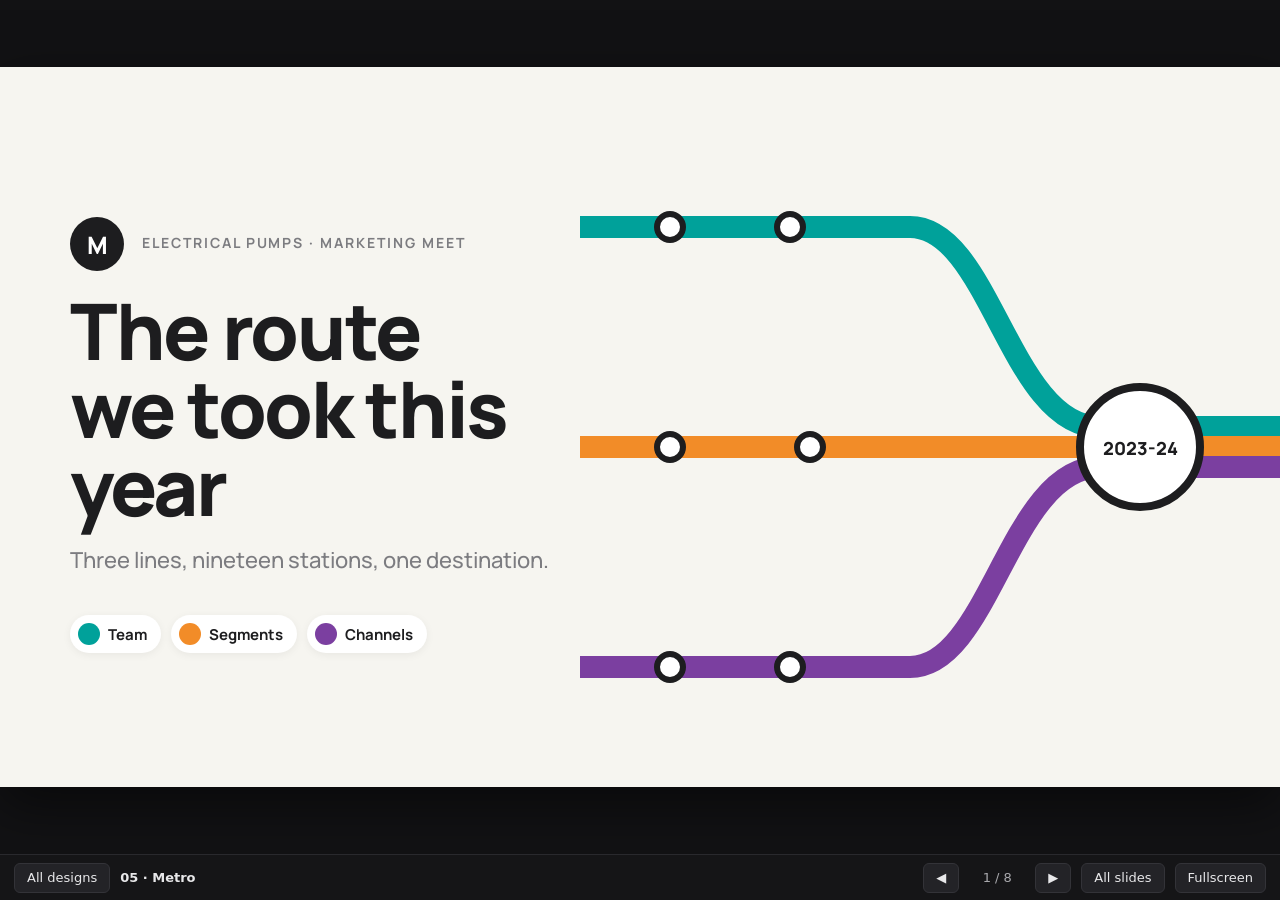
<file: designs/05-metro.html>
<!doctype html>
<html lang="en">
<head>
<meta charset="utf-8">
<meta name="viewport" content="width=device-width, initial-scale=1">
<title>05 · Metro</title>
<link rel="stylesheet" href="assets/fonts.css">
<link rel="stylesheet" href="assets/deck.css">
<style>
:root{--bg:#f6f5f0;--k:#1d1d1f;--g:#7c7c80;--t:#00a19a;--o:#f28c28;--p:#7b3fa0;--y:#ffb000}
.slide{background:var(--bg);color:var(--k);font-family:'Manrope',sans-serif}
.hd{position:absolute;left:70px;top:52px;display:flex;align-items:center;gap:18px}
.bul{width:54px;height:54px;border-radius:50%;display:grid;place-items:center;color:#fff;font-weight:800;font-size:24px;flex:none}
.hd h2{font-size:44px;font-weight:800;letter-spacing:-.02em;line-height:1.05}
.hd small{display:block;font-size:14px;font-weight:700;letter-spacing:.14em;text-transform:uppercase;color:var(--g);margin-bottom:4px}
.map{position:absolute;left:50px;top:170px;width:1180px;height:500px}
.map text{font-family:'Manrope'}

/* 1 cover */
.cv{position:absolute;left:70px;top:150px;width:520px}
.cv h1{font-size:78px;font-weight:800;line-height:1;letter-spacing:-.03em;margin:20px 0}
.cv p{font-size:22px;color:var(--g);font-weight:500}
.cv .ln{display:flex;gap:10px;margin-top:40px}
.cv .ln span{display:flex;align-items:center;gap:8px;font-size:15px;font-weight:700;padding:8px 14px 8px 8px;border-radius:999px;background:#fff;box-shadow:0 2px 8px rgba(0,0,0,.06)}
.cv .ln i{width:22px;height:22px;border-radius:50%}
.cvmap{position:absolute;right:0;top:0;width:700px;height:720px}

/* ride */
.ride{position:absolute;left:0;top:0;width:1280px;height:720px}
.rail{position:absolute;left:80px;right:80px;top:300px;height:14px;border-radius:7px}
.stn{position:absolute;top:290px;width:34px;height:34px;margin-left:-17px;border-radius:50%;background:#fff;border:6px solid var(--k);cursor:pointer;transition:background .35s}
.stn.in{background:var(--lc)}
.stn.now{transform:scale(1.25)}
.sn{position:absolute;top:226px;width:160px;margin-left:-80px;text-align:center;font-size:15px;font-weight:700;color:var(--g);transition:color .3s}
.sn.now{color:var(--k);font-weight:800}
.train{position:absolute;top:252px;width:96px;height:34px;margin-left:-48px;border-radius:17px;background:var(--k);color:#fff;font-size:12px;font-weight:800;letter-spacing:.1em;display:grid;place-items:center;transition:left .6s cubic-bezier(.6,.05,.3,1)}
.train::after{content:"";position:absolute;left:50%;bottom:-8px;margin-left:-8px;border:8px solid transparent;border-bottom:0;border-top-color:var(--k)}
.sign{position:absolute;left:80px;right:80px;top:380px;height:250px}
.sign>div{position:absolute;inset:0;display:grid;grid-template-columns:200px 1fr;gap:40px;align-items:center;background:#fff;border-radius:14px;padding:0 44px;box-shadow:0 10px 30px rgba(0,0,0,.07);border-top:14px solid var(--lc);opacity:0;transform:translateY(10px);transition:opacity .4s,transform .4s}
.sign>div.now{opacity:1;transform:none}
.sign .ic{width:150px;height:150px;color:var(--lc);--isw:1.8;--ia:color-mix(in srgb,var(--lc) 18%,transparent)}
.sign small{font-size:14px;font-weight:800;letter-spacing:.16em;text-transform:uppercase;color:var(--lc)}
.sign b{display:block;font-size:40px;font-weight:800;letter-spacing:-.02em;line-height:1.1;margin:8px 0 10px}
.sign p{font-size:22px;color:var(--g);font-weight:500}

/* market, board */
.mk{position:absolute;left:60px;top:170px;width:760px;height:480px}
.mk .yr{font-size:14px;font-weight:800;letter-spacing:.14em}
.side{position:absolute;left:880px;right:70px;top:230px}
.side .bul{width:120px;height:120px;font-size:64px;background:var(--o)}
.side p{font-size:24px;font-weight:600;margin-top:24px;line-height:1.35}
.side small{display:block;font-size:14px;color:var(--g);margin-top:12px}
.board{position:absolute;left:70px;right:70px;top:160px;bottom:56px;background:#17181a;border-radius:16px;padding:22px 34px;color:var(--y);font-family:'Manrope';box-shadow:inset 0 0 0 6px #2a2b2e}
.board .r{display:grid;grid-template-columns:70px 150px 1fr 110px;align-items:center;height:44px;border-bottom:1px solid #2c2d30;font-size:20px;font-weight:700}
.board .r.h{color:#8d8f94;font-size:12px;letter-spacing:.18em;height:30px}
.board .pl{display:grid;place-items:center;width:34px;height:28px;border-radius:5px;background:#2c2d30;color:#fff;font-size:15px}
.board .bk{display:flex;gap:4px}
.board .bk i{width:16px;height:18px;border-radius:3px;background:var(--y)}
.board .v{text-align:right;font-size:24px;font-weight:800}
.note{position:absolute;right:86px;top:120px;font-size:13px;font-weight:800;letter-spacing:.14em;color:var(--g);text-transform:uppercase}

/* close ticket */
.tk{position:absolute;left:190px;right:190px;top:150px;height:400px;background:#fff;border-radius:22px;box-shadow:0 20px 50px rgba(0,0,0,.09);display:grid;grid-template-columns:1fr 280px;overflow:hidden}
.tk .l{padding:50px 56px;border-right:3px dashed #d8d6cf;position:relative}
.tk .l small{font-size:14px;font-weight:800;letter-spacing:.16em;color:var(--g);text-transform:uppercase}
.tk .l h1{font-size:84px;font-weight:800;letter-spacing:-.03em;line-height:1;margin:16px 0}
.tk .l p{font-size:20px;color:var(--g);font-weight:500}
.tk .bars{display:flex;height:16px;margin-top:40px;border-radius:8px;overflow:hidden}
.tk .bars i{flex:1}
.tk .r{padding:50px 34px;background:var(--k);color:#fff}
.tk .r small{font-size:12px;font-weight:800;letter-spacing:.18em;color:#9a9a9e}
.tk .r div{font-size:20px;font-weight:700;margin:12px 0 20px;line-height:1.5}
</style>
</head>
<body>
<div id="viewport"><main class="stage" id="stage"></main></div>
<script src="assets/content.js"></script>
<script src="assets/icons.js"></script>
<script src="assets/deck.js"></script>
<script>
(function () {
  var Y = C.years, S = [], css = '', K = '#1d1d1f', G = '#7c7c80', T = '#00a19a', O = '#f28c28', P = '#7b3fa0';
  var LINES = [{ c: T, n: 'Team line', s: C.team, p: C.pillars[0] }, { c: O, n: 'Segment line', s: C.segment, p: C.pillars[1] }, { c: P, n: 'Channel line', s: C.channels, p: C.pillars[2] }];
  function sl(h, cls) { S.push('<section class="slide ' + (cls || '') + '">' + h + '</section>'); }
  function hd(b, c, sm, h) { return '<div class="hd"><div class="bul" style="background:' + c + '">' + b + '</div><div><small>' + sm + '</small><h2>' + h + '</h2></div></div>'; }
  function st(x, y, r, w) { return '<circle cx="' + x + '" cy="' + y + '" r="' + (r || 9) + '" fill="#fff" stroke="' + K + '" stroke-width="' + (w || 4) + '"/>'; }

  /* 1 cover */
  var cm = '<path d="M-20 160H330C410 160 430 360 520 360H720" stroke="' + T + '" stroke-width="22" fill="none" stroke-linecap="round"/>' +
    '<path d="M-20 380H720" stroke="' + O + '" stroke-width="22" fill="none"/>' +
    '<path d="M-20 600H330C410 600 430 400 520 400H720" stroke="' + P + '" stroke-width="22" fill="none"/>';
  [[90, 160], [210, 160], [90, 380], [230, 380], [90, 600], [210, 600]].forEach(function (q) { cm += st(q[0], q[1], 13, 6); });
  cm += '<rect x="500" y="320" width="120" height="120" rx="60" fill="#fff" stroke="' + K + '" stroke-width="8"/><text x="560" y="388" text-anchor="middle" font-size="18" font-weight="800" fill="' + K + '" font-family="Manrope">' + Y[1] + '</text>';
  sl('<div class="cv"><div class="hd" style="position:static"><div class="bul" style="background:' + K + '">M</div><div><small>' + C.org + '</small></div></div><h1>The route<br>we took this year</h1><p>Three lines, nineteen stations, one destination.</p>' +
    '<div class="ln">' + LINES.map(function (l) { return '<span><i style="background:' + l.c + '"></i>' + l.p.s + '</span>'; }).join('') + '</div></div><svg class="cvmap" viewBox="0 0 700 720">' + cm + '</svg>');

  /* 2 network map */
  var m = '', lab = '';
  m += '<path d="M40 60H620L812 252H930" stroke="' + T + '" stroke-width="14" fill="none" stroke-linejoin="round"/>';
  m += '<path d="M40 260H930" stroke="' + O + '" stroke-width="14" fill="none"/>';
  m += '<path d="M40 460H620L812 268H930" stroke="' + P + '" stroke-width="14" fill="none" stroke-linejoin="round"/>';
  m += '<path d="M930 260H1120" stroke="' + K + '" stroke-width="22" fill="none" stroke-linecap="round"/>';
  C.team.forEach(function (p, i) { var x = 80 + i * 100; m += st(x, 60); lab += '<text x="' + x + '" y="34" text-anchor="middle" font-size="14" font-weight="700" fill="' + K + '">' + p.k + '</text>'; });
  C.segment.forEach(function (p, i) { var x = 100 + i * 128; m += st(x, 260); lab += '<text x="' + x + '" y="296" text-anchor="middle" font-size="14" font-weight="700" fill="' + K + '">' + p.k + '</text>'; });
  C.channels.forEach(function (p, i) { var x = 76 + i * 90; m += st(x, 460); lab += '<text x="' + x + '" y="' + (i % 2 ? 438 : 496) + '" text-anchor="middle" font-size="14" font-weight="700" fill="' + K + '">' + p.k + '</text>'; });
  m += '<rect x="900" y="222" width="76" height="76" rx="38" fill="#fff" stroke="' + K + '" stroke-width="7"/><circle cx="1120" cy="260" r="26" fill="#fff" stroke="' + K + '" stroke-width="7"/>';
  lab += '<text x="938" y="330" text-anchor="middle" font-size="15" font-weight="800" fill="' + K + '">Interchange</text><text x="1120" y="318" text-anchor="middle" font-size="15" font-weight="800" fill="' + K + '">' + Y[1] + '</text><text x="1120" y="338" text-anchor="middle" font-size="14" font-weight="600" fill="' + G + '">Results</text>';
  lab += '<text x="40" y="104" font-size="13" font-weight="800" fill="' + T + '" letter-spacing="1.5">TEAM LINE</text><text x="40" y="232" font-size="13" font-weight="800" fill="' + O + '" letter-spacing="1.5">SEGMENT LINE</text><text x="40" y="432" font-size="13" font-weight="800" fill="' + P + '" letter-spacing="1.5">CHANNEL LINE</text>';
  sl(hd('M', K, 'Network map', 'Three lines, <span style="color:' + O + '">one destination</span>') + '<svg class="map" viewBox="0 0 1180 500">' + m + lab + '</svg>');

  /* 3-5 line rides */
  LINES.forEach(function (L, li) {
    var n = L.s.length, x0 = 150, x1 = 1130, step = (x1 - x0) / (n - 1), cls = 'ride' + li, h = '';
    h += '<div class="rail" style="background:' + L.c + '"></div>';
    L.s.forEach(function (p, i) {
      var x = Math.round(x0 + i * step);
      h += '<div class="stn" data-at="' + i + '" data-go="' + i + '" style="left:' + x + 'px"></div><div class="sn" data-at="' + i + '" style="left:' + x + 'px">' + p.k + '</div>';
      css += '.' + cls + '[data-step="' + i + '"] .train{left:' + x + 'px}';
    });
    h += '<div class="train">STOP</div><div class="sign">' + L.s.map(function (p, i) {
      return '<div data-at="' + i + '">' + I(p.i) + '<div><small>' + L.n + ' · stop ' + (i + 1) + ' of ' + n + '</small><b>' + p.t + '</b><p>' + p.l + '</p></div></div>';
    }).join('') + '</div>';
    sl('<div style="--lc:' + L.c + '" class="ride">' + hd(li + 1, L.c, L.n, L.p.n) + h + '</div>', cls);
  });
  css += '.train{left:150px}';

  /* 6 arrival: market */
  var mk = Deck.slope(C.market, { w: 760, h: 480, x1: 170, x2: 590, years: Y, ink: K, sub: G, axis: K, fs: 18, font: 'Manrope', hi: 1, r: 9, gap: 24,
    color: function (d, i) { return i === 1 ? O : i === 0 ? T : '#b9b8b2'; }, width: function (d, i) { return i < 2 ? 12 : 6; } });
  sl(hd('★', O, 'Arrival', 'Where the route <span style="color:' + O + '">took us</span>') + '<div class="mk">' + mk + '</div>' +
    '<div class="side"><div class="bul">B</div><p>B arrived first: from 8 to 14, overtaking A.</p><small>Market comparison, ' + Y[0] + ' to ' + Y[1] + '</small></div>');

  /* 7 departure board: growth */
  var rows = '<div class="r h"><span>PLAT.</span><span>LINE</span><span>GROWTH</span><span style="text-align:right">CHANGE</span></div>';
  C.growth.forEach(function (d, i) { var b = ''; for (var k = 0; k < d[1]; k++) b += '<i></i>'; rows += '<div class="r"><span class="pl">' + (i + 1) + '</span><span>' + d[0] + '</span><span class="bk">' + b + '</span><span class="v">+' + d[1] + '%</span></div>'; });
  sl(hd('▤', K, 'Departures', 'Every line <span style="color:' + O + '">left the station higher</span>') + '<div class="note">' + C.growthNote + '</div><div class="board">' + rows + '</div>');

  /* 8 ticket */
  sl('<div class="tk"><div class="l"><small>End of the line</small><h1>Thank you</h1><p>This journey was built by the whole team.</p><div class="bars"><i style="background:' + T + '"></i><i style="background:' + O + '"></i><i style="background:' + P + '"></i></div></div>' +
    '<div class="r"><small>VALID FOR</small><div>' + C.credits.join('<br>') + '</div><small>ROUTE</small><div>' + Y[0] + ' → ' + Y[1] + '</div></div></div>');

  document.head.insertAdjacentHTML('beforeend', '<style>' + css + '</style>');
  Deck.render(S);
})();
</script>
</body>
</html>
</file>
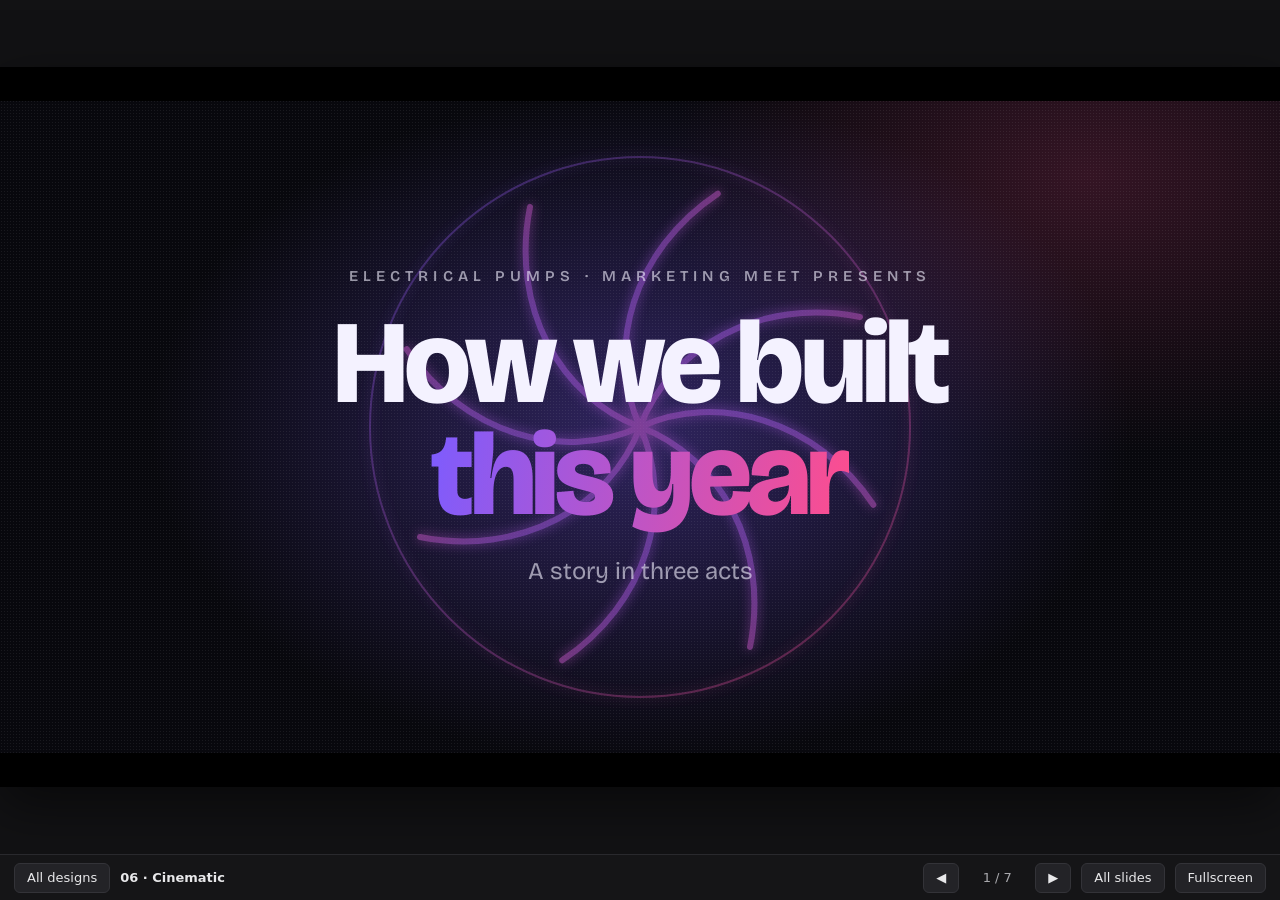
<file: designs/06-cinematic.html>
<!doctype html>
<html lang="en">
<head>
<meta charset="utf-8">
<meta name="viewport" content="width=device-width, initial-scale=1">
<title>06 · Cinematic</title>
<link rel="stylesheet" href="assets/fonts.css">
<link rel="stylesheet" href="assets/deck.css">
<style>
:root{--bg:#08080d;--fg:#f4f2ff;--mut:rgba(244,242,255,.6);--m:#ff4d8d;--v:#7c5cff;--a:#ffb547;--c:#4de1ff}
.slide{background:var(--bg);color:var(--fg);font-family:'Bricolage Grotesque',sans-serif}
.slide::before,.slide::after{content:"";position:absolute;left:0;right:0;height:34px;background:#000;z-index:5}
.slide::before{top:0}.slide::after{bottom:0}
.glow{position:absolute;inset:0;background:radial-gradient(700px 480px at var(--gx,50%) var(--gy,55%),color-mix(in srgb,var(--g1,#7c5cff) 34%,transparent),transparent 70%),radial-gradient(600px 400px at 85% 15%,color-mix(in srgb,var(--g2,#ff4d8d) 18%,transparent),transparent 70%)}
.grain{position:absolute;inset:0;opacity:.07;background-image:radial-gradient(#fff 1px,transparent 1px);background-size:3px 3px}
.lbl{font-size:15px;font-weight:600;letter-spacing:.34em;text-transform:uppercase;color:var(--mut)}
.gt{background:linear-gradient(100deg,var(--g1,#7c5cff),var(--g2,#ff4d8d));-webkit-background-clip:text;background-clip:text;color:transparent}
@keyframes spin{to{transform:rotate(360deg)}}
@keyframes rise{from{opacity:0;transform:translateY(24px);filter:blur(8px)}to{opacity:1;transform:none;filter:none}}

/* 1 title card */
.tc{position:absolute;left:0;right:0;top:200px;text-align:center;z-index:2}
.tc h1{font-size:118px;line-height:.95;font-weight:800;letter-spacing:-.04em;font-variation-settings:"opsz" 96}
.tc p{font-size:24px;color:var(--mut);margin-top:26px}
.ring{position:absolute;left:340px;top:60px;width:600px;height:600px;opacity:.55}
.ring g{transform-origin:300px 300px;animation:spin 60s linear infinite}

/* acts */
.act-top{position:absolute;left:0;right:0;top:66px;text-align:center;z-index:2}
.act-top b{display:block;font-size:22px;font-weight:600;margin-top:8px}
.beat{position:absolute;left:100px;right:100px;top:150px;height:440px;text-align:center;z-index:2}
.beat>div{position:absolute;inset:0;opacity:0;pointer-events:none}
.beat>div.now{opacity:1;animation:rise .7s ease both}
.beat .ic{width:110px;height:110px;margin:10px auto 26px;color:var(--g1);--isw:1.8;--ia:color-mix(in srgb,var(--g1) 25%,transparent);filter:drop-shadow(0 0 18px var(--g1))}
.beat .k{font-size:150px;line-height:.92;font-weight:800;letter-spacing:-.05em;padding-bottom:10px}
.beat .t{font-size:30px;font-weight:600;margin-top:18px}
.beat .l{font-size:22px;color:var(--mut);margin-top:10px}
.dots{position:absolute;left:0;right:0;bottom:66px;display:flex;justify-content:center;gap:10px;z-index:2}
.dots i{width:40px;height:5px;border-radius:3px;background:rgba(255,255,255,.16);cursor:pointer;transition:background .4s}
.dots i.in{background:var(--g1)}
.dots i.now{background:var(--fg)}

/* prologue, epilogue */
.side{position:absolute;left:84px;top:150px;width:360px;z-index:2}
.side h2{font-size:64px;line-height:1;font-weight:800;letter-spacing:-.04em;margin:16px 0 20px}
.side p{font-size:21px;color:var(--mut);line-height:1.45}
.side small{display:block;margin-top:20px;font-size:13px;letter-spacing:.2em;text-transform:uppercase;color:var(--a)}
.ch{position:absolute;left:470px;top:110px;width:740px;height:500px;z-index:2}
.ch .yr{font-size:14px;font-weight:600;letter-spacing:.24em}
.ch text{font-family:'Bricolage Grotesque'}

/* credits */
.cr{position:absolute;left:0;right:0;top:110px;text-align:center;z-index:2}
.cr .row{display:grid;grid-template-columns:1fr 1fr;gap:30px;font-size:24px;margin:14px 0}
.cr .row span:first-child{text-align:right;color:var(--mut);font-size:16px;letter-spacing:.3em;text-transform:uppercase;padding-top:6px}
.cr .row span:last-child{text-align:left;font-weight:700}
.cr h1{font-size:110px;font-weight:800;letter-spacing:-.04em;margin-top:38px}
</style>
</head>
<body>
<div id="viewport"><main class="stage" id="stage"></main></div>
<script src="assets/content.js"></script>
<script src="assets/icons.js"></script>
<script src="assets/deck.js"></script>
<script>
(function () {
  var Y = C.years, S = [];
  var M = '#ff4d8d', V = '#7c5cff', A = '#ffb547', CY = '#4de1ff';
  Deck.defs('<filter id="cnG" x="-30%" y="-30%" width="160%" height="160%"><feGaussianBlur stdDeviation="6" result="b"/><feMerge><feMergeNode in="b"/><feMergeNode in="SourceGraphic"/></feMerge></filter>' +
    '<linearGradient id="cnL" x1="0" y1="0" x2="1" y2="1"><stop offset="0" stop-color="' + V + '"/><stop offset="1" stop-color="' + M + '"/></linearGradient>');
  function sl(vars, h) { S.push('<section class="slide" style="' + vars + '"><div class="glow"></div><div class="grain"></div>' + h + '</section>'); }

  /* 1 title card */
  var vanes = ''; for (var i = 0; i < 8; i++) vanes += '<path d="M300 300C330 220 420 170 520 190" fill="none" stroke="url(#cnL)" stroke-width="6" stroke-linecap="round" transform="rotate(' + i * 45 + ' 300 300)"/>';
  sl('--g1:' + V + ';--g2:' + M + ';--gy:50%', '<svg class="ring" viewBox="0 0 600 600"><g filter="url(#cnG)"><circle cx="300" cy="300" r="270" fill="none" stroke="url(#cnL)" stroke-width="2" stroke-opacity=".6"/>' + vanes + '</g></svg>' +
    '<div class="tc"><div class="lbl">' + C.org + ' presents</div><h1 style="margin-top:22px">How we built<br><span class="gt">this year</span></h1><p>A story in three acts</p></div>');

  /* 2 prologue: market */
  var cols = [V, M, '#3a3a52', CY, '#4a4a66', '#5c5c78'];
  sl('--g1:' + M + ';--g2:' + V + ';--gx:70%;--gy:60%', '<div class="side"><div class="lbl">Prologue</div><h2>Where we <span class="gt">stood</span></h2><p>B moved from second to first, from 8 to 14. A fell from 10 to 6.</p><small>' + Y[0] + ' → ' + Y[1] + '</small></div>' +
    '<div class="ch">' + Deck.sankey(C.market.map(function (d, i) { return [d[0], d[1], d[2], cols[i]]; }), { w: 740, h: 500, xl: 70, xr: 620, rank: true, years: Y, ink: '#f4f2ff', sub: 'rgba(244,242,255,.55)', node: '#f4f2ff', fs: 19, font: 'Bricolage Grotesque', op: .92 }) + '</div>');

  /* 3-5 acts */
  var acts = [['I', C.team, C.pillars[0], V, M], ['II', C.segment, C.pillars[1], A, M], ['III', C.channels, C.pillars[2], CY, V]];
  acts.forEach(function (a) {
    sl('--g1:' + a[3] + ';--g2:' + a[4], '<div class="act-top"><div class="lbl">Act ' + a[0] + '</div><b>' + a[2].n + '</b></div>' +
      '<div class="beat">' + a[1].map(function (p, i) { return '<div data-at="' + i + '">' + I(p.i) + '<div class="k gt">' + p.k + '</div><div class="t">' + p.t + '</div><div class="l">' + p.l + '</div></div>'; }).join('') + '</div>' +
      '<div class="dots">' + a[1].map(function (p, i) { return '<i data-at="' + i + '" data-go="' + i + '"></i>'; }).join('') + '</div>');
  });

  /* 6 epilogue: radial growth */
  var cx = 390, cy = 260, rc = '';
  C.growth.forEach(function (d, i) {
    var r = 236 - i * 22, ang = -90 + 270 * d[1] / 20, rad = ang * Math.PI / 180, x = cx + r * Math.cos(rad), y = cy + r * Math.sin(rad), big = 270 * d[1] / 20 > 180 ? 1 : 0;
    var c = i < 3 ? M : i < 7 ? V : CY;
    rc += '<path d="M' + cx + ' ' + (cy - r) + 'A' + r + ' ' + r + ' 0 1 1 ' + (cx - r) + ' ' + cy + '" fill="none" stroke="rgba(255,255,255,.07)" stroke-width="14" stroke-linecap="round"/>' +
      '<path d="M' + cx + ' ' + (cy - r) + 'A' + r + ' ' + r + ' 0 ' + big + ' 1 ' + x.toFixed(1) + ' ' + y.toFixed(1) + '" fill="none" stroke="' + c + '" stroke-width="14" stroke-linecap="round" filter="url(#cnG)"/>' +
      '<text x="' + (cx - 14) + '" y="' + (cy - r + 5) + '" text-anchor="end" font-size="14.5" fill="#f4f2ff">' + d[0] + ' <tspan font-weight="800" fill="' + c + '">+' + d[1] + '%</tspan></text>';
  });
  sl('--g1:' + V + ';--g2:' + CY + ';--gx:65%', '<div class="side"><div class="lbl">Epilogue</div><h2>Every line <span class="gt">grew</span></h2><p>Ten lines, all higher than last year. The longest arcs grew fastest.</p><small>' + C.growthNote + ' · replace with actuals</small></div>' +
    '<div class="ch"><svg viewBox="0 0 740 500" style="width:100%;height:100%">' + rc + '</svg></div>');

  /* 7 credits */
  var roles = [['Starring', C.credits[0]], ['Story by', C.credits[1]], ['Engineering', C.credits[2]], ['Support', C.credits[3]], ['Distribution', C.credits[4]]];
  sl('--g1:' + M + ';--g2:' + A + ';--gy:85%', '<div class="cr"><div class="lbl" style="margin-bottom:24px">Credits</div>' + roles.map(function (r) { return '<div class="row"><span>' + r[0] + '</span><span>' + r[1] + '</span></div>'; }).join('') + '<h1 class="gt">Thank you</h1></div>');

  Deck.render(S);
})();
</script>
</body>
</html>
</file>
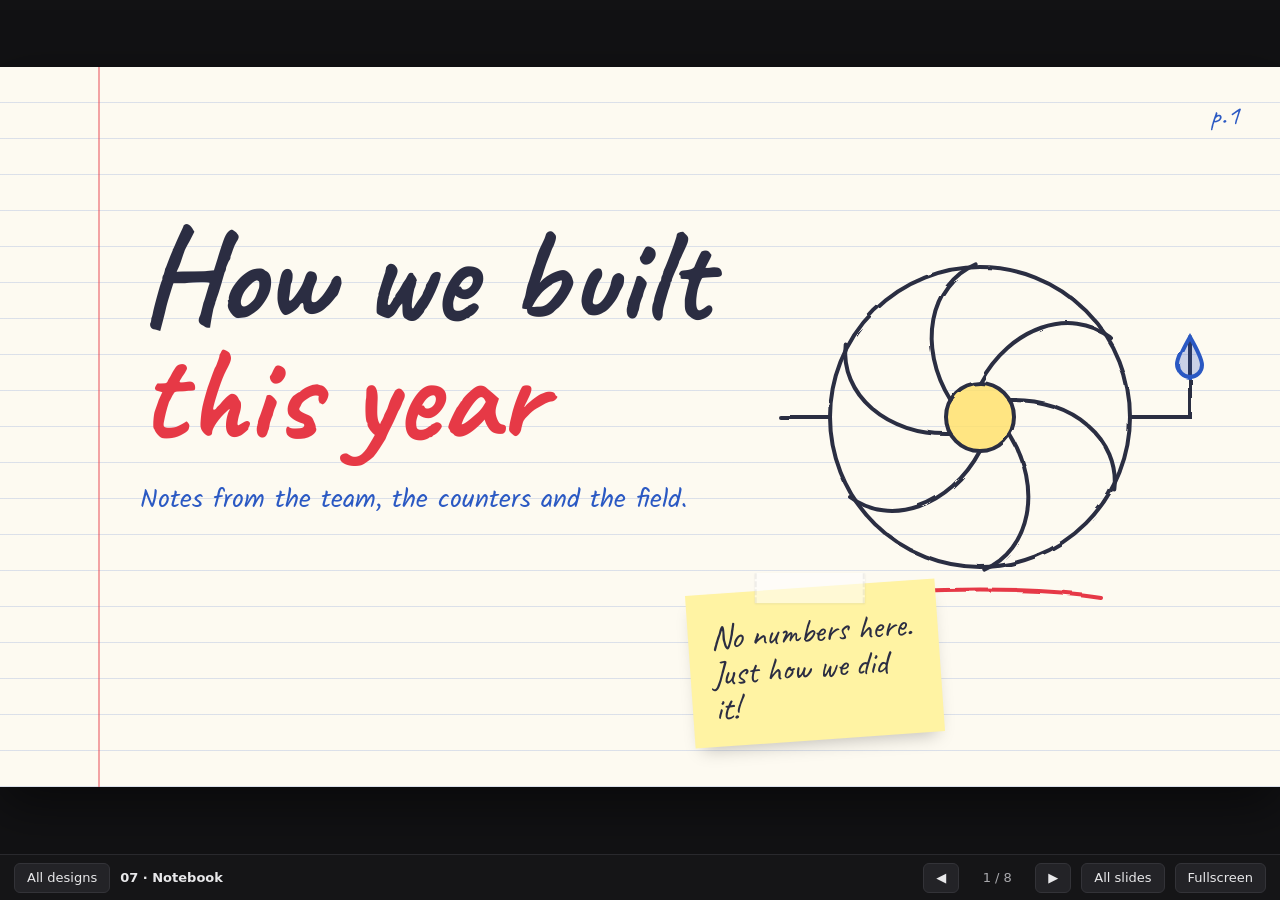
<file: designs/07-notebook.html>
<!doctype html>
<html lang="en">
<head>
<meta charset="utf-8">
<meta name="viewport" content="width=device-width, initial-scale=1">
<title>07 · Notebook</title>
<link rel="stylesheet" href="assets/fonts.css">
<link rel="stylesheet" href="assets/deck.css">
<style>
:root{--paper:#fdfaf1;--ink:#2b2d42;--pen:#2b59c3;--red:#e63946;--hi:#ffe066;--grn:#8ac926;--pnk:#ff99c8;--yel:#fff3a3}
.slide{background-color:var(--paper);color:var(--ink);font-family:'Kalam',cursive;
  background-image:linear-gradient(90deg,transparent 98px,rgba(230,57,70,.45) 98px,rgba(230,57,70,.45) 100px,transparent 100px),repeating-linear-gradient(transparent 0 35px,rgba(43,89,195,.16) 35px 36px)}
.hand{font-family:'Caveat',cursive}
.hd{position:absolute;left:130px;top:34px;font-family:'Caveat';font-size:64px;font-weight:700;line-height:1}
.hd .mk{background:linear-gradient(transparent 55%,rgba(255,224,102,.85) 55% 90%,transparent 90%);padding:0 6px}
.pg{position:absolute;right:40px;top:30px;font-family:'Caveat';font-size:28px;color:var(--pen)}
.rough{filter:url(#nbR)}
.tape{position:absolute;width:110px;height:30px;background:rgba(255,255,255,.55);box-shadow:0 1px 2px rgba(0,0,0,.08);border-left:2px dashed rgba(0,0,0,.06);border-right:2px dashed rgba(0,0,0,.06)}

/* 1 cover */
.cv{position:absolute;left:140px;top:150px;width:660px}
.cv h1{font-family:'Caveat';font-size:132px;line-height:.9;font-weight:700}
.cv h1 span{color:var(--red)}
.cv p{font-size:26px;color:var(--pen);margin-top:24px}
.doodle{position:absolute;right:70px;top:120px;width:440px;height:440px}
.sticky{position:absolute;width:250px;padding:26px 22px 20px;background:var(--yel);box-shadow:0 10px 18px -8px rgba(0,0,0,.25);font-family:'Caveat';font-size:34px;line-height:1.05;transform:rotate(-4deg)}

/* charts */
.ch{position:absolute;left:120px;top:140px;width:760px;height:520px}
.ch svg path,.ch svg circle,.ch svg rect{filter:url(#nbR)}
.ch .yr{font-family:'Caveat';font-size:28px;font-weight:700}
.ann{position:absolute;font-family:'Caveat';font-size:36px;line-height:1.05;color:var(--red);font-weight:700}
.ann svg{position:absolute;overflow:visible}

/* 4 three notes */
.three{position:absolute;left:150px;right:80px;top:180px;display:grid;grid-template-columns:repeat(3,1fr);gap:46px}
.note{position:relative;height:340px;padding:44px 28px 24px;box-shadow:0 14px 22px -10px rgba(0,0,0,.28)}
.note .tape{left:50%;top:-14px;margin-left:-55px;transform:rotate(-3deg)}
.note .ic{width:76px;height:76px;margin-bottom:16px;--isw:2.4;--ia:rgba(255,255,255,.6);filter:url(#nbR)}
.note b{display:block;font-family:'Caveat';font-size:44px;line-height:.95;font-weight:700}
.note p{font-size:19px;margin-top:12px;line-height:1.3}

/* 5 team stickies */
.board{position:absolute;left:140px;right:60px;top:150px;display:grid;grid-template-columns:repeat(3,1fr);gap:30px 34px}
.st{position:relative;height:230px;padding:22px 22px 18px;box-shadow:0 10px 16px -10px rgba(0,0,0,.3);cursor:pointer;transition:transform .45s,opacity .45s,box-shadow .45s;opacity:.5}
.st .ic{position:absolute;right:16px;top:16px;width:54px;height:54px;--isw:2.4;--ia:rgba(255,255,255,.6);filter:url(#nbR)}
.st .n{font-family:'Caveat';font-size:30px;color:var(--pen);font-weight:700}
.st b{display:block;font-family:'Caveat';font-size:46px;line-height:.95;font-weight:700;margin-top:4px}
.st span{display:block;font-size:16px;line-height:1.25;margin-top:8px}
.st p{display:none;font-size:16px;color:var(--pen);margin-top:6px;line-height:1.25}
.st.now{opacity:1;transform:rotate(0) scale(1.08)!important;box-shadow:0 24px 34px -14px rgba(0,0,0,.4);z-index:2}
.st.now p{display:block}
.st.now span{display:none}

/* 6 checklist */
.cl{position:absolute;left:130px;top:150px;width:1000px}
.ci{position:relative;display:grid;grid-template-columns:70px 1fr;height:84px;cursor:pointer}
.ci svg.box{width:46px;height:46px;overflow:visible}
.ci .tick{stroke-dasharray:90;stroke-dashoffset:90;transition:stroke-dashoffset .5s}
.ci.in .tick{stroke-dashoffset:0}
.ci b{font-size:30px;font-weight:700;line-height:1.1;color:#8a8b98;transition:color .3s}
.ci.in b{color:var(--ink)}
.ci p{font-family:'Caveat';font-size:28px;color:var(--pen);display:none;line-height:1}
.ci.now p{display:block}
.ci .ring{position:absolute;left:52px;top:-12px;height:70px;opacity:0;pointer-events:none}
.ci.now .ring{opacity:1}

/* 7 mind map */
.mm{position:absolute;left:0;top:0;width:1280px;height:720px}
.mm .br{fill:none;stroke:var(--ink);stroke-width:3;stroke-linecap:round;filter:url(#nbR);opacity:.4;transition:all .3s}
.mm .br.now{stroke:var(--red);stroke-width:5;opacity:1}
.bub{position:absolute;transform:translate(-50%,-50%);padding:10px 20px;border:2.5px solid var(--ink);border-radius:46% 54% 50% 50%/55% 45% 55% 45%;background:var(--paper);font-family:'Caveat';font-size:34px;font-weight:700;white-space:nowrap;cursor:pointer;display:flex;align-items:center;gap:10px;transition:all .3s}
.bub .ic{width:34px;height:34px;--isw:2.6;--ia:var(--hi)}
.bub.now{background:var(--hi);border-color:var(--red);transform:translate(-50%,-50%) scale(1.15) rotate(-2deg)}
.core{position:absolute;left:640px;top:380px;transform:translate(-50%,-50%) rotate(-3deg);padding:24px 36px;background:var(--pnk);font-family:'Caveat';font-size:50px;font-weight:700;box-shadow:0 10px 16px -8px rgba(0,0,0,.3)}
.mn{position:absolute;left:130px;top:600px;width:430px;height:90px}
.mn>div{position:absolute;inset:0;opacity:0;transition:opacity .3s}
.mn>div.now{opacity:1}
.mn b{font-size:22px}
.mn p{font-family:'Caveat';font-size:30px;color:var(--pen);line-height:1}

/* 8 close */
.ty{position:absolute;left:0;right:0;top:150px;text-align:center;font-family:'Caveat';font-size:170px;font-weight:700;line-height:.9}
.ty span{color:var(--red)}
.sigs{position:absolute;left:150px;right:80px;top:450px;display:flex;justify-content:space-around;font-family:'Caveat';font-size:44px;font-weight:700}
.sigs span:nth-child(odd){transform:rotate(-4deg)}
.sigs span:nth-child(even){transform:rotate(3deg)}
.hearts{position:absolute;left:0;top:0;width:1280px;height:720px;pointer-events:none}
</style>
</head>
<body>
<div id="viewport"><main class="stage" id="stage"></main></div>
<script src="assets/content.js"></script>
<script src="assets/icons.js"></script>
<script src="assets/deck.js"></script>
<script>
(function () {
  var Y = C.years, S = [], INK = '#2b2d42', PEN = '#2b59c3', RED = '#e63946';
  var NOTES = ['#fff3a3', '#ffc8dd', '#caf0b4', '#bde0fe', '#ffd6a5', '#e2c7ff'];
  Deck.defs('<filter id="nbR"><feTurbulence type="fractalNoise" baseFrequency=".035" numOctaves="2" seed="3"/><feDisplacementMap in="SourceGraphic" scale="3.2"/></filter>' +
    '<pattern id="nbH" width="9" height="9" patternUnits="userSpaceOnUse" patternTransform="rotate(-35)"><path d="M0 4.5H9" stroke="' + RED + '" stroke-width="3.2"/></pattern>' +
    '<pattern id="nbB" width="9" height="9" patternUnits="userSpaceOnUse" patternTransform="rotate(-35)"><path d="M0 4.5H9" stroke="' + PEN + '" stroke-width="2.4"/></pattern>');
  function sl(n, h) { S.push('<section class="slide"><div class="pg">p.' + n + '</div>' + h + '</section>'); }
  function hd(t) { return '<div class="hd">' + t + '</div>'; }
  function rot(i) { return [-3, 2, -1.5, 2.5, -2, 1.5, -2.5][i % 7]; }

  /* 1 cover */
  var d = '<g class="rough" fill="none" stroke="' + INK + '" stroke-width="4" stroke-linecap="round"><circle cx="210" cy="230" r="150"/><circle cx="210" cy="230" r="34" fill="' + 'rgba(255,224,102,.8)' + '"/>';
  for (var i = 0; i < 6; i++) d += '<path d="M210 196C240 140 300 120 340 150" transform="rotate(' + i * 60 + ' 210 230)"/>';
  d += '<path d="M60 230H10M360 230h60v-80" /><path d="M420 150c-8 14-12 22-12 28a12 12 0 0 0 24 0c0-6-4-14-12-28z" stroke="' + PEN + '" fill="rgba(43,89,195,.25)"/>' +
    '<path d="M90 410c60-10 180-10 240 0" stroke="' + RED + '"/></g>';
  sl(1, '<div class="cv"><h1>How we built <span>this year</span></h1><p>Notes from the team, the counters and the field.</p></div>' +
    '<svg class="doodle" viewBox="0 0 440 440">' + d + '</svg>' +
    '<div class="sticky" style="left:690px;top:520px">No numbers here.<br>Just how we did it!<div class="tape" style="left:70px;top:-14px;transform:rotate(4deg)"></div></div>');

  /* 2 scoreboard */
  var mk = Deck.slope(C.market, { w: 760, h: 500, x1: 180, x2: 580, years: Y, ink: INK, sub: PEN, axis: INK, fs: 26, font: 'Caveat', hi: 1, r: 8, gap: 30,
    color: function (d, i) { return i === 1 ? RED : i === 0 ? PEN : '#9a9bab'; }, width: function (d, i) { return i < 2 ? 5 : 3; } });
  sl(2, hd('The <span class="mk">scoreboard</span> we drew') + '<div class="ch">' + mk + '</div>' +
    '<div class="ann" style="left:900px;top:170px">B jumped<br>to the top!<br><span style="color:' + PEN + ';font-size:28px">8 → 14</span><svg width="100" height="60" style="left:-120px;top:20px"><path class="rough" d="M95 10C60 0 30 10 8 40M8 40l3-16M8 40l15-4" fill="none" stroke="' + RED + '" stroke-width="3.5" stroke-linecap="round"/></svg></div>' +
    '<div class="ann" style="left:900px;top:420px;color:' + PEN + '">A slipped<br>10 → 6</div>');

  /* 3 growth bars */
  var gb = '', bw = 54;
  C.growth.forEach(function (d, i) {
    var x = 40 + i * 70, h = d[1] / 20 * 330, y = 420 - h;
    gb += '<rect x="' + x + '" y="' + y + '" width="' + bw + '" height="' + h + '" fill="url(#' + (i < 3 ? 'nbH' : 'nbB') + ')" stroke="' + (i < 3 ? RED : PEN) + '" stroke-width="3" class="rough"/>' +
      '<text x="' + (x + bw / 2) + '" y="' + (y - 12) + '" text-anchor="middle" font-family="Caveat" font-size="30" font-weight="700" fill="' + (i < 3 ? RED : INK) + '">+' + d[1] + '%</text>' +
      '<text x="' + (x + bw / 2) + '" y="452" text-anchor="middle" font-family="Caveat" font-size="22" fill="' + INK + '">' + d[0].replace('Line ', 'L') + '</text>';
  });
  gb += '<path class="rough" d="M20 422H730" stroke="' + INK + '" stroke-width="3"/>';
  sl(3, hd('All <span class="mk">ten lines</span> grew') + '<div class="ch"><svg viewBox="0 0 760 500">' + gb + '</svg></div>' +
    '<div class="ann" style="left:920px;top:200px">every single<br>one went up</div><div class="ann" style="left:920px;top:380px;font-size:26px;color:' + PEN + '">(' + C.growthNote.toLowerCase() + ',<br>swap in real ones)</div>');

  /* 4 three things */
  sl(4, hd('Three things that <span class="mk">worked</span>') + '<div class="three">' + C.pillars.map(function (p, i) {
    return '<div class="note" style="background:' + NOTES[i] + ';transform:rotate(' + rot(i) + 'deg)"><div class="tape"></div>' + I(p.i) + '<b>' + p.n + '</b><p>' + p.l + '</p></div>';
  }).join('') + '</div>');

  /* 5 team board */
  sl(5, hd('Team: <span class="mk">six habits</span>') + '<div class="board">' + C.team.map(function (p, i) {
    return '<div class="st" data-at="' + i + '" data-go="' + i + '" style="background:' + NOTES[i] + ';transform:rotate(' + rot(i) + 'deg)">' + I(p.i) + '<div class="n">#' + (i + 1) + '</div><b>' + p.k + '</b><span>' + p.t + '</span><p>' + p.l + '</p></div>';
  }).join('') + '</div>');

  /* 6 checklist */
  sl(6, hd('Segments: <span class="mk">the checklist</span>') + '<div class="cl">' + C.segment.map(function (p, i) {
    var w = p.t.length * 15 + 40;
    return '<div class="ci" data-at="' + i + '" data-go="' + i + '"><svg class="box" viewBox="0 0 46 46"><rect class="rough" x="4" y="6" width="34" height="34" rx="3" fill="none" stroke="' + INK + '" stroke-width="3"/>' +
      '<path class="tick" d="M8 24l10 12L44 0" fill="none" stroke="' + RED + '" stroke-width="5" stroke-linecap="round" stroke-linejoin="round"/></svg>' +
      '<div><b>' + p.t + '</b><p>→ ' + p.l + '</p></div>' +
      '<svg class="ring" width="' + w + '" height="70" viewBox="0 0 ' + w + ' 70"><ellipse class="rough" cx="' + w / 2 + '" cy="30" rx="' + (w / 2 - 4) + '" ry="26" fill="none" stroke="' + RED + '" stroke-width="3" transform="rotate(-1.5 ' + w / 2 + ' 30)"/></svg></div>';
  }).join('') + '</div>');

  /* 7 mind map */
  var ang = [-160, -110, -70, -20, 20, 160, 90], cx = 640, cy = 380, br = '', bb = '';
  C.channels.forEach(function (p, i) {
    var a = ang[i] * Math.PI / 180, x = Math.round(cx + 430 * Math.cos(a)), y = Math.round(cy + 215 * Math.sin(a)), qx = (cx + x) / 2 + (i % 2 ? 40 : -40), qy = (cy + y) / 2 + (i % 2 ? -30 : 30);
    br += '<path class="br" data-at="' + i + '" d="M' + cx + ' ' + cy + 'Q' + qx + ' ' + qy + ' ' + x + ' ' + y + '"/>';
    bb += '<div class="bub" data-at="' + i + '" data-go="' + i + '" style="left:' + x + 'px;top:' + y + 'px">' + I(p.i) + p.k + '</div>';
  });
  sl(7, hd('Channels: <span class="mk">where else?</span>') + '<svg class="mm" viewBox="0 0 1280 720">' + br + '</svg><div class="core">Channels</div>' + bb +
    '<div class="mn">' + C.channels.map(function (p, i) { return '<div data-at="' + i + '"><b>' + p.t + '</b><p>' + p.l + '</p></div>'; }).join('') + '</div>');

  /* 8 close */
  var hs = '';
  [[200, 120, 1], [1080, 140, 1.4], [170, 560, 1.2], [1110, 560, .9], [640, 640, 1.1]].forEach(function (h, i) {
    hs += '<path class="rough" transform="translate(' + h[0] + ' ' + h[1] + ') scale(' + h[2] + ') rotate(' + (i * 9 - 12) + ')" d="M0 14C-18 2-18-14-6-16 0-17 0-10 0-8 0-10 0-17 6-16 18-14 18 2 0 14z" fill="' + [RED, '#ff99c8', RED, '#ff99c8', RED][i] + '" stroke="' + INK + '" stroke-width="2"/>';
  });
  sl(8, '<svg class="hearts" viewBox="0 0 1280 720">' + hs + '</svg><div class="ty">Thank you,<br><span>team!</span></div><div class="sigs">' +
    C.credits.map(function (c, i) { return '<span style="color:' + [PEN, RED, INK, '#2a9d8f', '#9b5de5'][i] + '">' + c + '</span>'; }).join('') + '</div>');

  Deck.render(S);
})();
</script>
</body>
</html>
</file>
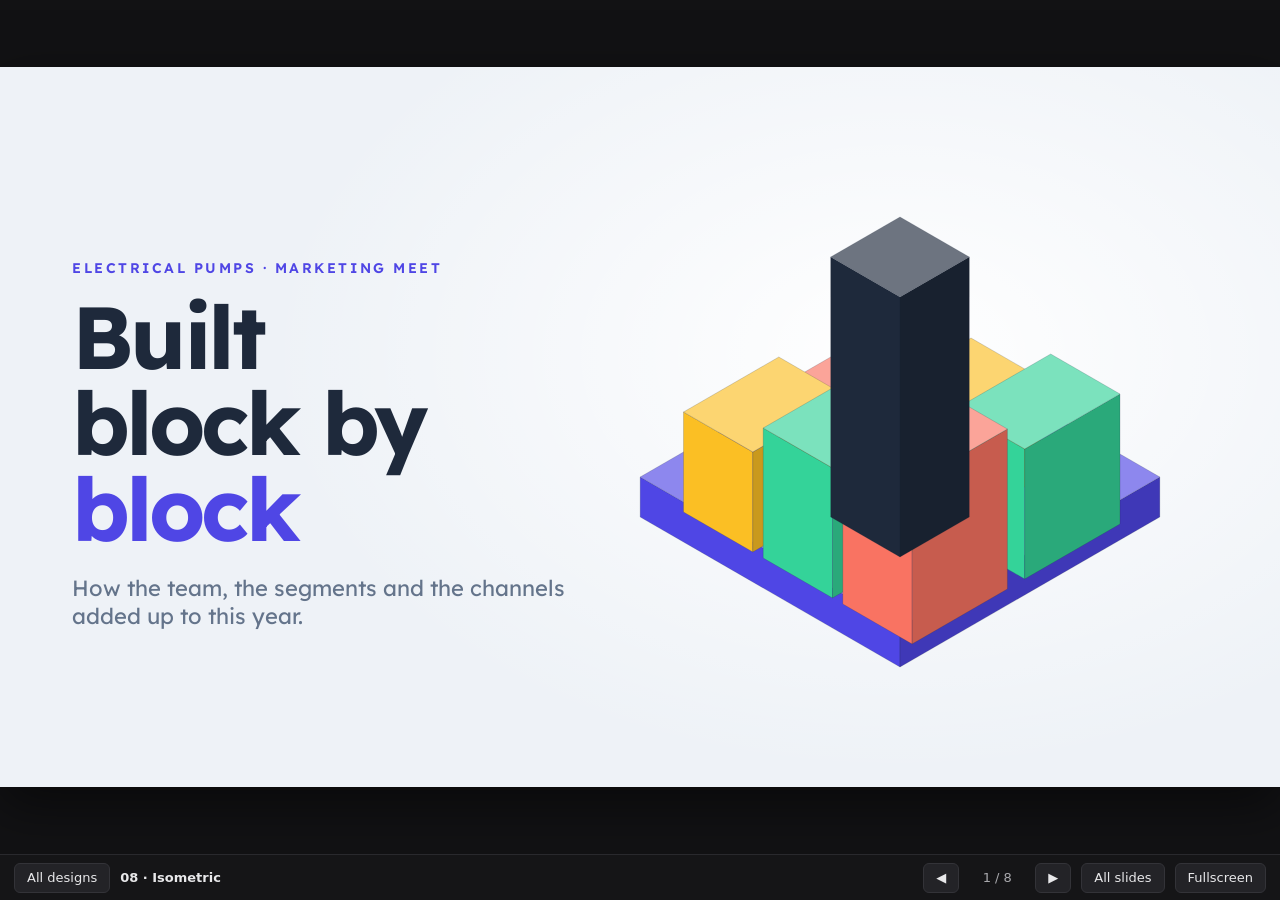
<file: designs/08-isometric.html>
<!doctype html>
<html lang="en">
<head>
<meta charset="utf-8">
<meta name="viewport" content="width=device-width, initial-scale=1">
<title>08 · Isometric</title>
<link rel="stylesheet" href="assets/fonts.css">
<link rel="stylesheet" href="assets/deck.css">
<style>
:root{--bg:#eef2f7;--k:#1e293b;--g:#64748b;--in:#4f46e5;--co:#f97362;--am:#fbbf24;--mi:#34d399}
.slide{background:radial-gradient(900px 600px at 70% 40%,#ffffff,transparent 70%),var(--bg);color:var(--k);font-family:'Lexend',sans-serif}
.hd{position:absolute;left:72px;top:58px}
.hd small{font-size:14px;font-weight:600;letter-spacing:.18em;text-transform:uppercase;color:var(--in)}
.hd h2{font-size:46px;font-weight:700;letter-spacing:-.02em;line-height:1.05;margin-top:8px}
.hd h2 em{font-style:normal;color:var(--co)}
.iso{position:absolute;left:0;top:0;width:1280px;height:720px}
.iso text{font-family:'Lexend'}
.box{transition:transform .5s cubic-bezier(.3,1.4,.5,1)}
.box .t{fill:var(--t)}.box .l{fill:var(--l)}.box .r{fill:var(--r)}
.box polygon{stroke:rgba(30,41,59,.18);stroke-width:1;stroke-linejoin:round;transition:fill .4s}
.gh polygon{fill:none!important;stroke:rgba(30,41,59,.3);stroke-dasharray:5 5}
.tile{--t:#dfe5ee;--l:#c6cfdc;--r:#b3becd}
.tile.in{--t:#8b85f0;--l:#4f46e5;--r:#3b33c4}
.tile.now{--t:#fcd34d;--l:#fbbf24;--r:#d99e0b;transform:translateY(-34px)}
.floor{opacity:0;transform:translateY(-60px)}
.floor.in{opacity:1;transform:none;--t:#8b85f0;--l:#4f46e5;--r:#3b33c4}
.floor.now{--t:#fda394;--l:#f97362;--r:#d9533f}
.road{stroke:#cbd5e1;stroke-width:16;stroke-linecap:round;transition:stroke .35s}
.road.now{stroke:var(--am)}
.dest{--t:#dfe5ee;--l:#c6cfdc;--r:#b3becd}
.dest.in{--t:#7ce3bd;--l:#34d399;--r:#1fae7a}
.dest.now{--t:#fcd34d;--l:#fbbf24;--r:#d99e0b}
.card{position:absolute;right:72px;top:220px;width:400px;height:330px}
.card>div{position:absolute;inset:0;background:#fff;border-radius:18px;padding:32px 34px;box-shadow:0 24px 48px -20px rgba(30,41,59,.25);opacity:0;transform:translateY(12px);transition:opacity .4s,transform .4s}
.card>div.now{opacity:1;transform:none}
.card .ic{width:70px;height:70px;padding:14px;border-radius:16px;background:#eef0ff;color:var(--in);--isw:2.2;--ia:rgba(79,70,229,.2);margin-bottom:22px}
.card small{font-size:13px;font-weight:600;letter-spacing:.16em;text-transform:uppercase;color:var(--g)}
.card b{display:block;font-size:28px;font-weight:700;line-height:1.15;margin:8px 0 12px;letter-spacing:-.01em}
.card p{font-size:19px;color:var(--g);line-height:1.4}
.tag{position:absolute;font-size:15px;font-weight:600;transform:translate(-50%,-100%);white-space:nowrap;color:var(--g);transition:color .3s}
.tag.now{color:var(--k);font-weight:700}
.lab{position:absolute;display:flex;align-items:center;gap:14px}
.lab .ic{width:54px;height:54px;padding:10px;border-radius:14px;background:#fff;box-shadow:0 8px 20px -10px rgba(30,41,59,.35);--isw:2.2}
.lab b{display:block;font-size:24px}
.lab span{font-size:16px;color:var(--g)}

/* cover */
.cv{position:absolute;left:72px;top:190px;width:500px}
.cv h1{font-size:88px;font-weight:800;line-height:.98;letter-spacing:-.04em;margin:16px 0 22px}
.cv h1 em{font-style:normal;color:var(--in)}
.cv p{font-size:22px;color:var(--g)}
.note{position:absolute;right:72px;top:72px;font-size:13px;font-weight:600;letter-spacing:.14em;text-transform:uppercase;color:var(--co);border:1.5px solid var(--co);border-radius:999px;padding:7px 14px}
.ty{position:absolute;left:72px;top:230px}
.ty h1{font-size:110px;font-weight:800;letter-spacing:-.05em;line-height:.95}
.ty h1 em{font-style:normal;color:var(--co)}
.ty p{font-size:22px;color:var(--g);margin-top:18px}
.ty .cr{display:flex;gap:10px;flex-wrap:wrap;margin-top:30px;max-width:520px}
.ty .cr span{background:#fff;border-radius:999px;padding:9px 16px;font-size:16px;font-weight:600;box-shadow:0 6px 14px -8px rgba(30,41,59,.3)}
</style>
</head>
<body>
<div id="viewport"><main class="stage" id="stage"></main></div>
<script src="assets/content.js"></script>
<script src="assets/icons.js"></script>
<script src="assets/deck.js"></script>
<script>
(function () {
  var Y = C.years, S = [], K = '#1e293b', G = '#64748b';
  function shade(hex, f) { var n = parseInt(hex.slice(1), 16), c = [n >> 16, n >> 8 & 255, n & 255].map(function (v) { return Math.max(0, Math.min(255, Math.round(f > 0 ? v + (255 - v) * f : v * (1 + f)))); }); return 'rgb(' + c.join(',') + ')'; }
  var O = [0, 0];
  function P(i, j, k) { return [(O[0] + (i - j) * .866).toFixed(1), (O[1] + (i + j) * .5 - k).toFixed(1)]; }
  function poly(pts, c) { return '<polygon class="' + c + '" points="' + pts.map(function (p) { return p.join(','); }).join(' ') + '"/>'; }
  function box(i, j, a, b, h, col, cls, attr) {
    var st = col ? 'style="--t:' + shade(col, .35) + ';--l:' + col + ';--r:' + shade(col, -.2) + '"' : '';
    return '<g class="box ' + (cls || '') + '" ' + st + ' ' + (attr || '') + '>' +
      poly([P(i, j + b, h), P(i + a, j + b, h), P(i + a, j + b, 0), P(i, j + b, 0)], 'l') +
      poly([P(i + a, j, h), P(i + a, j + b, h), P(i + a, j + b, 0), P(i + a, j, 0)], 'r') +
      poly([P(i, j, h), P(i + a, j, h), P(i + a, j + b, h), P(i, j + b, h)], 't') + '</g>';
  }
  function sl(h) { S.push('<section class="slide">' + h + '</section>'); }
  function hd(s, h) { return '<div class="hd"><small>' + s + '</small><h2>' + h + '</h2></div>'; }
  var IN = '#4f46e5', CO = '#f97362', AM = '#fbbf24', MI = '#34d399', SL = '#94a3b8';

  /* 1 cover: stack */
  O = [900, 300];
  var cv = box(0, 0, 300, 300, 40, IN);
  for (var a = 0; a < 3; a++) for (var b = 0; b < 2; b++) cv += box(20 + a * 92, 30 + b * 130, 80, 110, 70 + (a + b) * 30, [CO, AM, MI][(a + b) % 3]);
  cv += box(110, 110, 80, 80, 260, K);
  sl('<div class="cv"><small style="font-size:14px;font-weight:600;letter-spacing:.18em;text-transform:uppercase;color:#4f46e5">' + C.org + '</small><h1>Built<br>block by<br><em>block</em></h1><p>How the team, the segments and the channels added up to this year.</p></div><svg class="iso" viewBox="0 0 1280 720">' + cv + '</svg>');

  /* 2 the plan: exploded layers */
  O = [560, 160];
  var ex = box(0, 0, 240, 240, 30, CO), ex2 = box(0, 0, 240, 240, 30, AM), ex3 = box(0, 0, 240, 240, 30, IN);
  var lay = '<g transform="translate(0 230)">' + ex3 + '</g><g transform="translate(0 115)">' + ex2 + '</g><g>' + ex + '</g>';
  var labs = [[C.pillars[2], 'Connections', 265], [C.pillars[1], 'Floors', 380], [C.pillars[0], 'Foundation', 495]];
  sl(hd('The plan', 'Three layers, <em>built in order</em>') + '<svg class="iso" viewBox="0 0 1280 720">' + lay + '</svg>' +
    labs.map(function (l, i) { return '<div class="lab" style="left:900px;top:' + (l[2] - 34) + 'px">' + I(l[0].i) + '<div><span>' + l[1] + '</span><b>' + l[0].s + '</b></div></div>'; }).join(''));

  /* 3 foundation: team tiles */
  O = [400, 300];
  var tl = '', order = [[0, 0], [1, 0], [0, 1], [2, 0], [1, 1], [2, 1]];
  var idx = { '0,0': 0, '1,0': 1, '2,0': 2, '0,1': 3, '1,1': 4, '2,1': 5 }, tg = '';
  order.forEach(function (q) { var n = idx[q[0] + ',' + q[1]]; tl += box(q[0] * 130, q[1] * 130, 116, 116, 34, null, 'tile', 'data-at="' + n + '" data-go="' + n + '"'); });
  order.forEach(function (q) { var n = idx[q[0] + ',' + q[1]], p = P(q[0] * 130 + 58, q[1] * 130 + 58, 34); tg += '<div class="tag" data-at="' + n + '" style="left:' + p[0] + 'px;top:' + (+p[1] + 80) + 'px">' + C.team[n].k + '</div>'; });
  sl(hd('Layer 1 · Foundation', 'The <em>team</em> came first') + '<svg class="iso" viewBox="0 0 1280 720">' + tl + '</svg>' +
    '<div class="card">' + C.team.map(function (p, i) { return '<div data-at="' + i + '">' + I(p.i) + '<small>Block ' + (i + 1) + ' of 6</small><b>' + p.t + '</b><p>' + p.l + '</p></div>'; }).join('') + '</div>');

  /* 4 floors: segments */
  O = [420, 505];
  var fl = box(0, 0, 220, 220, 20, SL);
  C.segment.forEach(function (p, i) { fl += '<g transform="translate(0 ' + (-20 - i * 62) + ')">' + box(10, 10, 200, 200, 56, null, 'gh') + '</g>'; });
  C.segment.forEach(function (p, i) { fl += '<g transform="translate(0 ' + (-20 - i * 62) + ')">' + box(10, 10, 200, 200, 56, null, 'floor', 'data-at="' + i + '"') + '</g>'; });
  var ft = C.segment.map(function (p, i) { var q = P(210, 110, 28); return '<div class="tag" data-at="' + i + '" style="left:' + (+q[0] + 140) + 'px;top:' + (+q[1] - 20 - i * 62 + 14) + 'px;transform:translate(0,-50%)">' + (i + 1) + ' · ' + p.k + '</div>'; }).join('');
  sl(hd('Layer 2 · Floors', 'Six segments, <em>one floor at a time</em>') + '<svg class="iso" viewBox="0 0 1280 720">' + fl + '</svg>' + ft +
    '<div class="card">' + C.segment.map(function (p, i) { return '<div data-at="' + i + '">' + I(p.i) + '<small>Floor ' + (i + 1) + ' of 6</small><b>' + p.t + '</b><p>' + p.l + '</p></div>'; }).join('') + '</div>');

  /* 5 connections: channels roads */
  O = [430, 210];
  var ci = 200, cj = 200, R = 230, rd = '', ds = [], dt = '';
  C.channels.forEach(function (p, i) {
    var a = (-120 + i * (300 / 6)) * Math.PI / 180, di = ci + R * Math.cos(a), dj = cj + R * Math.sin(a), A = P(ci, cj, 0), B = P(di, dj, 0);
    rd += '<path class="road" data-at="' + i + '" d="M' + A[0] + ' ' + A[1] + 'L' + B[0] + ' ' + B[1] + '"/>';
    ds.push({ i: i, s: di + dj, h: box(di - 26, dj - 26, 52, 52, 46, null, 'dest', 'data-at="' + i + '" data-go="' + i + '"') });
    var T = P(di, dj, 46); dt += '<div class="tag" data-at="' + i + '" style="left:' + T[0] + 'px;top:' + (+T[1] - 30) + 'px">' + p.k + '</div>';
  });
  var hub = box(ci - 60, cj - 60, 120, 120, 150, IN), all = ds.concat([{ s: ci + cj, h: hub }]).sort(function (x, y) { return x.s - y.s; });
  sl(hd('Layer 3 · Connections', 'Seven roads <em>out to buyers</em>') + '<svg class="iso" viewBox="0 0 1280 720">' + rd + all.map(function (x) { return x.h; }).join('') + '</svg>' + dt +
    '<div class="card">' + C.channels.map(function (p, i) { return '<div data-at="' + i + '">' + I(p.i) + '<small>Road ' + (i + 1) + ' of 7</small><b>' + p.t + '</b><p>' + p.l + '</p></div>'; }).join('') + '</div>');

  /* 6 market: iso columns */
  O = [330, 540];
  var mc = '', ml = '';
  C.market.forEach(function (d, i) {
    var hot = d[0] === 'B', i0 = i * 64;
    mc += box(i0, -i0, 30, 30, d[1] * 22, hot ? shade(CO, .45) : '#c7cbf5') + box(i0 + 34, -i0, 30, 30, d[2] * 22, hot ? CO : IN);
    var p1 = P(i0 + 15, -i0 + 15, d[1] * 22), p2 = P(i0 + 49, -i0 + 15, d[2] * 22), pb = P(i0 + 32, -i0 + 50, 0);
    ml += '<text x="' + p1[0] + '" y="' + (+p1[1] - 12) + '" text-anchor="middle" font-size="15" fill="' + G + '">' + d[1] + '</text><text x="' + p2[0] + '" y="' + (+p2[1] - 12) + '" text-anchor="middle" font-size="17" font-weight="700" fill="' + (hot ? CO : K) + '">' + d[2] + '</text>' +
      '<text x="' + pb[0] + '" y="' + (+pb[1] + 30) + '" text-anchor="middle" font-size="22" font-weight="700" fill="' + (hot ? CO : K) + '">' + d[0] + '</text>';
  });
  sl(hd('The result · market', 'B built <em>the tallest</em>') + '<svg class="iso" viewBox="0 0 1280 720">' + mc + ml +
    '<rect x="960" y="120" width="16" height="16" rx="3" fill="#c7cbf5"/><text x="984" y="133" font-size="15" fill="' + G + '">' + Y[0] + '</text><rect x="1090" y="120" width="16" height="16" rx="3" fill="' + IN + '"/><text x="1114" y="133" font-size="15" fill="' + G + '">' + Y[1] + '</text></svg>');

  /* 7 growth: iso columns */
  O = [190, 560];
  var gc = '', gl = '';
  C.growth.forEach(function (d, i) {
    var i0 = i * 52, h = d[1] * 14, col = i < 3 ? AM : MI, p = P(i0 + 20, -i0 + 20, h), pb = P(i0 + 20, -i0 + 56, 0);
    gc += box(i0, -i0, 40, 40, h, col);
    gl += '<text x="' + p[0] + '" y="' + (+p[1] - 12) + '" text-anchor="middle" font-size="17" font-weight="700" fill="' + K + '">+' + d[1] + '%</text><text x="' + pb[0] + '" y="' + (+pb[1] + 26) + '" text-anchor="middle" font-size="14" fill="' + G + '">' + d[0] + '</text>';
  });
  sl(hd('The result · our lines', 'Every line <em>went up</em>') + '<div class="note">' + C.growthNote + '</div><svg class="iso" viewBox="0 0 1280 720">' + gc + gl + '</svg>');

  /* 8 close */
  O = [920, 380];
  var cl = box(0, 0, 260, 260, 26, SL) + box(30, 30, 200, 200, 60, IN) + box(50, 50, 160, 160, 160, CO) + box(80, 80, 100, 100, 260, AM);
  var tp = P(130, 130, 260);
  cl += '<path d="M' + tp[0] + ' ' + tp[1] + 'v-110" stroke="' + K + '" stroke-width="4"/><path d="M' + tp[0] + ' ' + (+tp[1] - 110) + 'l70 20-70 22z" fill="' + MI + '"/>';
  sl('<svg class="iso" viewBox="0 0 1280 720">' + cl + '</svg><div class="ty"><h1>Thank<br><em>you</em></h1><p>Every block was laid by the team.</p><div class="cr">' + C.credits.map(function (c) { return '<span>' + c + '</span>'; }).join('') + '</div></div>');

  Deck.render(S);
})();
</script>
</body>
</html>
</file>
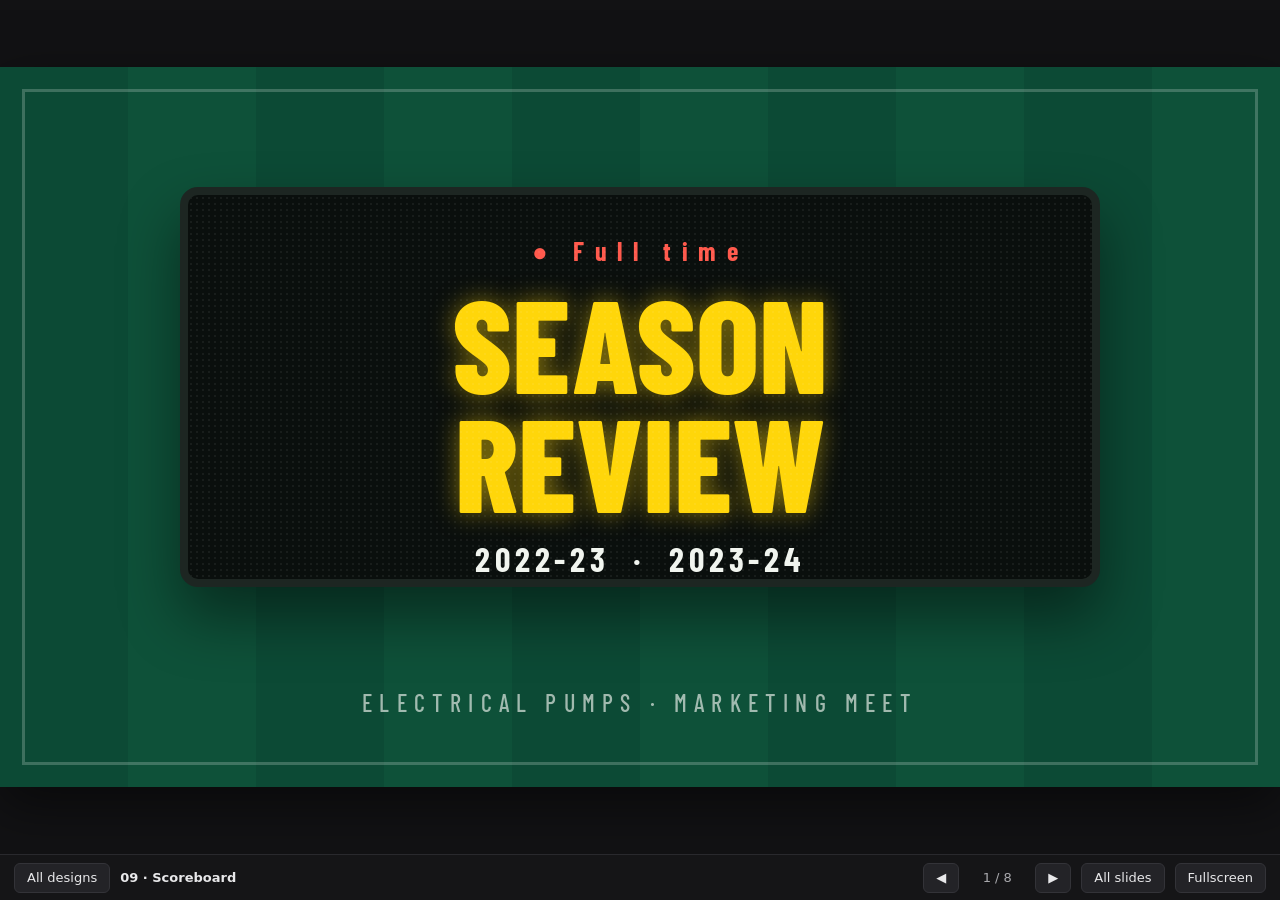
<file: designs/09-scoreboard.html>
<!doctype html>
<html lang="en">
<head>
<meta charset="utf-8">
<meta name="viewport" content="width=device-width, initial-scale=1">
<title>09 · Scoreboard</title>
<link rel="stylesheet" href="assets/fonts.css">
<link rel="stylesheet" href="assets/deck.css">
<style>
:root{--pg:#0c4a35;--pd:#083626;--ch:#f1f5ef;--mut:rgba(241,245,239,.65);--ln:rgba(241,245,239,.22);--y:#ffd60a;--r:#ff5a4d;--cond:'Barlow Condensed',sans-serif}
.slide{background:repeating-linear-gradient(90deg,var(--pg) 0 128px,#0e5139 128px 256px);color:var(--ch);font-family:'Inter',sans-serif}
.slide::before{content:"";position:absolute;inset:22px;border:3px solid var(--ln);pointer-events:none}
.hd{position:absolute;left:64px;top:50px}
.hd small{font-family:var(--cond);font-size:20px;font-weight:700;letter-spacing:.2em;text-transform:uppercase;color:var(--y)}
.hd h2{font-family:var(--cond);font-size:64px;font-weight:800;text-transform:uppercase;line-height:.95;letter-spacing:.01em}
.hd h2 em{font-style:normal;color:var(--y)}
.panel{background:rgba(5,30,21,.82);border:2px solid var(--ln);border-radius:10px}

/* 1 cover */
.sb{position:absolute;left:180px;right:180px;top:120px;height:400px;background:#0a0f0d;border-radius:18px;border:8px solid #1d2622;box-shadow:0 30px 60px rgba(0,0,0,.45);text-align:center;padding-top:40px;overflow:hidden}
.sb::after{content:"";position:absolute;inset:0;background-image:radial-gradient(rgba(255,255,255,.06) 1px,transparent 1.5px);background-size:6px 6px;pointer-events:none}
.sb small{font-family:var(--cond);font-size:26px;letter-spacing:.4em;color:var(--r);font-weight:700}
.sb h1{font-family:var(--cond);font-size:132px;font-weight:800;line-height:.9;color:var(--y);text-shadow:0 0 24px rgba(255,214,10,.5);margin-top:14px;text-transform:uppercase}
.sb p{font-family:var(--cond);font-size:34px;font-weight:600;letter-spacing:.14em;margin-top:18px;text-transform:uppercase}
.ft{position:absolute;left:0;right:0;bottom:70px;text-align:center;font-family:var(--cond);font-size:24px;letter-spacing:.3em;color:var(--mut);text-transform:uppercase}

/* 2 table */
.tbl{position:absolute;left:64px;right:64px;top:180px;padding:10px 26px}
.tr{display:grid;grid-template-columns:70px 1fr 120px 120px 120px 300px;align-items:center;height:64px;border-bottom:1px solid var(--ln);font-family:var(--cond);font-size:30px;font-weight:700}
.tr.h{height:40px;font-size:16px;letter-spacing:.2em;color:var(--mut)}
.tr:last-child{border:0}
.tr.top{background:var(--y);color:#0a0f0d;margin:0 -26px;padding:0 26px;border-radius:6px}
.tr .mv{font-size:24px}
.tr .up{color:#4ade80}.tr .dn{color:var(--r)}.tr.top .up{color:#0a7a3a}
.tr .bars{display:flex;gap:3px}
.tr .bars i{width:16px;height:24px;border-radius:2px;background:currentColor;opacity:.85}

/* 3 form */
.fm{position:absolute;left:64px;right:64px;top:180px;bottom:58px;padding:18px 30px;display:grid;grid-template-columns:1fr 1fr;gap:6px 50px;align-content:start}
.fr{display:grid;grid-template-columns:110px 1fr 76px;align-items:center;height:66px;border-bottom:1px solid var(--ln);font-family:var(--cond);font-size:26px;font-weight:700}
.fr .tk{height:14px;border-radius:7px;background:rgba(241,245,239,.12);overflow:hidden}
.fr .tk i{display:block;height:100%;border-radius:7px;background:var(--ch)}
.fr.hot .tk i{background:var(--y)}
.fr b{text-align:right;font-size:30px}
.fr.hot b{color:var(--y)}
.chip{position:absolute;right:64px;top:70px;font-family:var(--cond);font-size:18px;font-weight:700;letter-spacing:.16em;color:var(--y);border:2px solid var(--y);border-radius:6px;padding:6px 12px;text-transform:uppercase}

/* 4 playbook */
.pitch{position:absolute;left:64px;top:170px;width:700px;height:490px}
.plays{position:absolute;left:810px;right:64px;top:180px}
.play{display:grid;grid-template-columns:56px 1fr;gap:16px;padding:18px 20px;margin-bottom:14px;align-items:center}
.play .n{width:56px;height:56px;border-radius:50%;display:grid;place-items:center;font-family:var(--cond);font-size:32px;font-weight:800;color:#0a0f0d}
.play b{display:block;font-family:var(--cond);font-size:28px;font-weight:700;text-transform:uppercase;line-height:1}
.play p{font-size:16px;color:var(--mut);margin-top:6px}

/* 5 squad */
.sq{position:absolute;left:64px;right:64px;top:190px;display:grid;grid-template-columns:repeat(6,1fr);gap:16px}
.pl{height:300px;padding:16px 14px;text-align:center;cursor:pointer;transition:transform .4s,background .4s,border-color .4s;opacity:.7}
.pl svg.j{width:120px;height:120px;display:block;margin:0 auto}
.pl .ic{width:44px;height:44px;margin:8px auto 10px;--isw:2.2;--ia:rgba(255,214,10,.25)}
.pl b{display:block;font-family:var(--cond);font-size:26px;font-weight:700;text-transform:uppercase;line-height:1}
.pl.now{opacity:1;transform:translateY(-14px) scale(1.04);background:var(--y);color:#0a0f0d;border-color:var(--y)}
.pl.now .jb{fill:#0a0f0d}.pl.now .jt{fill:var(--y)}
.pl.now .ic{--ia:rgba(10,15,13,.15)}
.tick{position:absolute;left:64px;right:64px;bottom:58px;height:96px;overflow:hidden;display:flex;align-items:center}
.tick .lv{flex:none;height:100%;width:130px;display:grid;place-items:center;background:var(--r);font-family:var(--cond);font-size:28px;font-weight:800;letter-spacing:.1em;border-radius:8px 0 0 8px}
.tick .msg{position:relative;flex:1;height:100%}
.tick .msg>div{position:absolute;inset:0;padding:14px 26px;opacity:0;transition:opacity .35s}
.tick .msg>div.now{opacity:1}
.tick b{display:block;font-family:var(--cond);font-size:30px;font-weight:700;text-transform:uppercase}
.tick p{font-size:18px;color:var(--mut);margin-top:2px}

/* 6 tactics */
.tb{position:absolute;left:64px;top:170px;width:760px;height:500px}
.pos{position:absolute;transform:translate(-50%,-50%);text-align:center;cursor:pointer}
.pos i{display:grid;place-items:center;width:72px;height:72px;border-radius:50%;margin:0 auto;background:#0a2e21;border:3px solid var(--ch);transition:all .35s}
.pos .ic{width:38px;height:38px;--isw:2.2;--ia:rgba(255,214,10,.2)}
.pos b{display:block;font-family:var(--cond);font-size:22px;font-weight:700;text-transform:uppercase;margin-top:6px;color:var(--mut)}
.pos.now i{background:var(--y);border-color:var(--y);color:#0a0f0d;box-shadow:0 0 0 10px rgba(255,214,10,.2)}
.pos.now b{color:var(--y)}
.run{opacity:0;transition:opacity .35s}
.run.now{opacity:1}
.cap{position:absolute;left:860px;right:64px;top:210px;height:380px}
.cap>div{position:absolute;inset:0;padding:30px;opacity:0;transition:opacity .35s}
.cap>div.now{opacity:1}
.cap small{font-family:var(--cond);font-size:20px;letter-spacing:.2em;color:var(--y);font-weight:700}
.cap b{display:block;font-family:var(--cond);font-size:44px;font-weight:800;text-transform:uppercase;line-height:.98;margin:12px 0 16px}
.cap p{font-size:20px;color:var(--mut);line-height:1.4}

/* 7 fixtures */
.fx{position:absolute;left:64px;right:64px;top:176px;padding:8px 26px}
.fxr{display:grid;grid-template-columns:60px 64px 280px 1fr 110px;align-items:center;height:64px;border-bottom:1px solid var(--ln);cursor:pointer;transition:background .3s}
.fxr:last-child{border:0}
.fxr span{font-family:var(--cond);font-size:22px;color:var(--mut);font-weight:700}
.fxr .ic{width:36px;height:36px;--isw:2.2;--ia:rgba(255,214,10,.2)}
.fxr b{font-family:var(--cond);font-size:28px;font-weight:700;text-transform:uppercase}
.fxr p{font-size:17px;color:var(--mut)}
.fxr em{font-style:normal;justify-self:end;font-family:var(--cond);font-size:20px;font-weight:800;letter-spacing:.12em;padding:4px 12px;border-radius:5px;background:rgba(241,245,239,.12);color:var(--mut)}
.fxr.in em{background:#22c55e;color:#04210f}
.fxr.now{background:rgba(255,214,10,.12);margin:0 -26px;padding:0 26px}
.fxr.now b{color:var(--y)}
.fxr.now p{color:var(--ch)}

/* 8 trophy */
.tro{position:absolute;left:150px;top:110px;width:400px;height:500px}
.ty{position:absolute;left:600px;right:70px;top:170px}
.ty small{font-family:var(--cond);font-size:22px;letter-spacing:.3em;color:var(--y);font-weight:700}
.ty h1{font-family:var(--cond);font-size:130px;font-weight:800;line-height:.88;text-transform:uppercase;margin:12px 0 24px}
.ty p{font-size:22px;color:var(--mut)}
.ty .cr{display:flex;flex-wrap:wrap;gap:10px;margin-top:30px}
.ty .cr span{font-family:var(--cond);font-size:22px;font-weight:700;text-transform:uppercase;padding:6px 14px;border:2px solid var(--ln);border-radius:6px}
</style>
</head>
<body>
<div id="viewport"><main class="stage" id="stage"></main></div>
<script src="assets/content.js"></script>
<script src="assets/icons.js"></script>
<script src="assets/deck.js"></script>
<script>
(function () {
  var Y = C.years, S = [], CH = '#f1f5ef', YL = '#ffd60a', RD = '#ff5a4d', LN = 'rgba(241,245,239,.35)';
  function sl(h) { S.push('<section class="slide">' + h + '</section>'); }
  function hd(s, h) { return '<div class="hd"><small>' + s + '</small><h2>' + h + '</h2></div>'; }

  /* 1 cover */
  sl('<div class="sb"><small>● Full time</small><h1>Season<br>review</h1><p>' + Y[0] + ' &nbsp;·&nbsp; ' + Y[1] + '</p></div><div class="ft">' + C.org + '</div>');

  /* 2 league table */
  var rows = C.market.slice().sort(function (a, b) { return b[2] - a[2] || a[0].localeCompare(b[0]); });
  var old = C.market.slice().sort(function (a, b) { return b[1] - a[1] || a[0].localeCompare(b[0]); }).map(function (d) { return d[0]; });
  var t = '<div class="tr h"><span>POS</span><span>TEAM</span><span>' + Y[0] + '</span><span>' + Y[1] + '</span><span>MOVE</span><span>' + Y[1] + ' SCORE</span></div>';
  rows.forEach(function (d, i) {
    var mv = old.indexOf(d[0]) - i, b = ''; for (var k = 0; k < d[2]; k++) b += '<i></i>';
    t += '<div class="tr' + (i === 0 ? ' top' : '') + '"><span>' + (i + 1) + '</span><span>' + d[0] + (i === 0 ? ' &nbsp;<small style="font-size:18px;letter-spacing:.14em">TOP OF THE TABLE</small>' : '') + '</span><span>' + d[1] + '</span><span>' + d[2] + '</span>' +
      '<span class="mv ' + (mv > 0 ? 'up' : mv < 0 ? 'dn' : '') + '">' + (mv > 0 ? '▲ ' + mv : mv < 0 ? '▼ ' + (-mv) : '—') + '</span><span class="bars">' + b + '</span></div>';
  });
  sl(hd('The table', 'B finished <em>top</em>') + '<div class="tbl panel">' + t + '</div>');

  /* 3 form guide */
  sl(hd('Form guide', 'All ten lines <em>on the up</em>') + '<div class="chip">' + C.growthNote + '</div><div class="fm panel">' +
    C.growth.map(function (d, i) { return '<div class="fr' + (i < 3 ? ' hot' : '') + '"><span>' + d[0] + '</span><span class="tk"><i style="width:' + d[1] / 20 * 100 + '%"></i></span><b>+' + d[1] + '%</b></div>'; }).join('') + '</div>');

  /* 4 playbook */
  var pc = ['#ffd60a', '#4ade80', '#60a5fa'];
  var pitch = '<rect x="2" y="2" width="696" height="486" fill="none" stroke="' + LN + '" stroke-width="3"/><path d="M350 2V488" stroke="' + LN + '" stroke-width="3"/><circle cx="350" cy="245" r="70" fill="none" stroke="' + LN + '" stroke-width="3"/>' +
    '<rect x="2" y="140" width="90" height="210" fill="none" stroke="' + LN + '" stroke-width="3"/><rect x="608" y="140" width="90" height="210" fill="none" stroke="' + LN + '" stroke-width="3"/>';
  var routes = [['M90 120C200 80 280 160 360 120', 90, 120], ['M90 250C220 250 320 230 470 250', 90, 250], ['M90 380C200 420 300 300 400 380S560 330 640 300', 90, 380]];
  routes.forEach(function (r, i) {
    pitch += '<path d="' + r[0] + '" fill="none" stroke="' + pc[i] + '" stroke-width="5" stroke-dasharray="14 10" stroke-linecap="round" marker-end="url(#sbA' + i + ')"/>' +
      '<circle cx="' + r[1] + '" cy="' + r[2] + '" r="24" fill="' + pc[i] + '"/><text x="' + r[1] + '" y="' + (r[2] + 9) + '" text-anchor="middle" font-family="Barlow Condensed" font-size="28" font-weight="800" fill="#0a0f0d">' + (i + 1) + '</text>';
  });
  [[210, 180], [300, 330], [520, 160], [560, 420], [180, 450]].forEach(function (p) { pitch += '<path d="M' + (p[0] - 10) + ' ' + (p[1] - 10) + 'l20 20m0-20l-20 20" stroke="' + CH + '" stroke-opacity=".55" stroke-width="3" stroke-linecap="round"/>'; });
  Deck.defs(pc.map(function (c, i) { return '<marker id="sbA' + i + '" viewBox="0 0 10 10" refX="6" refY="5" markerWidth="5" markerHeight="5" orient="auto"><path d="M0 0L10 5L0 10z" fill="' + c + '"/></marker>'; }).join(''));
  sl(hd('The playbook', 'Three plays <em>we ran all season</em>') + '<svg class="pitch" viewBox="0 0 700 490">' + pitch + '</svg>' +
    '<div class="plays">' + C.pillars.map(function (p, i) { return '<div class="play panel"><span class="n" style="background:' + pc[i] + '">' + (i + 1) + '</span><div><b>' + p.n + '</b><p>' + p.l + '</p></div></div>'; }).join('') + '</div>');

  /* 5 squad */
  var jersey = function (n) { return '<svg class="j" viewBox="0 0 100 100"><path class="jb" d="M30 10L40 6Q50 15 60 6L70 10L93 25L84 43L74 37V93H26V37L16 43L7 25Z" fill="' + CH + '"/><text class="jt" x="50" y="72" text-anchor="middle" font-family="Barlow Condensed" font-size="40" font-weight="800" fill="#0c4a35">' + n + '</text></svg>'; };
  sl(hd('Play 1 · the squad', 'Six things that <em>made the team</em>') + '<div class="sq">' + C.team.map(function (p, i) { return '<div class="pl panel" data-at="' + i + '" data-go="' + i + '">' + jersey(i + 1) + I(p.i) + '<b>' + p.k + '</b></div>'; }).join('') + '</div>' +
    '<div class="tick panel"><div class="lv">LIVE</div><div class="msg">' + C.team.map(function (p, i) { return '<div data-at="' + i + '"><b>' + p.t + '</b><p>' + p.l + '</p></div>'; }).join('') + '</div></div>');

  /* 6 tactics board */
  var pos = [[140, 130], [140, 370], [360, 90], [360, 410], [580, 170], [580, 330]], tb = '<rect x="2" y="2" width="756" height="496" fill="none" stroke="' + LN + '" stroke-width="3"/><path d="M380 2V498" stroke="' + LN + '" stroke-width="3"/><circle cx="380" cy="250" r="64" fill="none" stroke="' + LN + '" stroke-width="3"/>';
  pos.forEach(function (p, i) { tb += '<path class="run" data-at="' + i + '" d="M' + p[0] + ' ' + p[1] + 'Q' + (p[0] + 90) + ' ' + (p[1] + (p[1] < 250 ? 60 : -60)) + ' ' + (p[0] + 150) + ' 250" fill="none" stroke="' + YL + '" stroke-width="4" stroke-dasharray="10 8" marker-end="url(#sbA0)"/>'; });
  sl(hd('Play 2 · the tactics', 'Six segment <em>moves</em>') + '<div class="tb"><svg viewBox="0 0 760 500" style="position:absolute;inset:0;width:100%;height:100%">' + tb + '</svg>' +
    C.segment.map(function (p, i) { return '<div class="pos" data-at="' + i + '" data-go="' + i + '" style="left:' + pos[i][0] + 'px;top:' + pos[i][1] + 'px"><i>' + I(p.i) + '</i><b>' + p.k + '</b></div>'; }).join('') + '</div>' +
    '<div class="cap">' + C.segment.map(function (p, i) { return '<div class="panel" data-at="' + i + '"><small>MOVE ' + (i + 1) + ' OF 6</small><b>' + p.t + '</b><p>' + p.l + '</p></div>'; }).join('') + '</div>');

  /* 7 fixtures */
  sl(hd('Play 3 · new grounds', 'Seven <em>away fixtures</em>') + '<div class="fx panel">' + C.channels.map(function (p, i) {
    return '<div class="fxr" data-at="' + i + '" data-go="' + i + '"><span>' + ('0' + (i + 1)) + '</span>' + I(p.i) + '<b>' + p.k + '</b><p>' + p.l + '</p><em>WON</em></div>';
  }).join('') + '</div>');

  /* 8 trophy */
  var tro = '<path d="M120 40H280V150C280 230 240 270 200 280C160 270 120 230 120 150Z" fill="' + YL + '"/><path d="M120 70H70C70 150 100 180 130 190M280 70H330C330 150 300 180 270 190" fill="none" stroke="' + YL + '" stroke-width="14"/>' +
    '<rect x="185" y="280" width="30" height="70" fill="' + YL + '"/><rect x="130" y="350" width="140" height="30" rx="4" fill="' + YL + '"/><rect x="110" y="380" width="180" height="60" rx="6" fill="#0a0f0d"/>' +
    '<text x="200" y="420" text-anchor="middle" font-family="Barlow Condensed" font-size="26" font-weight="800" fill="' + YL + '" letter-spacing="3">' + Y[1] + '</text><path d="M160 70C150 120 150 170 170 210" stroke="#fff" stroke-opacity=".5" stroke-width="10" fill="none" stroke-linecap="round"/>';
  sl('<svg class="tro" viewBox="0 0 400 500">' + tro + '</svg><div class="ty"><small>Final whistle</small><h1>Thank you,<br>team</h1><p>Every player on the squad lifted this one.</p><div class="cr">' + C.credits.map(function (c) { return '<span>' + c + '</span>'; }).join('') + '</div></div>');

  Deck.render(S);
})();
</script>
</body>
</html>
</file>
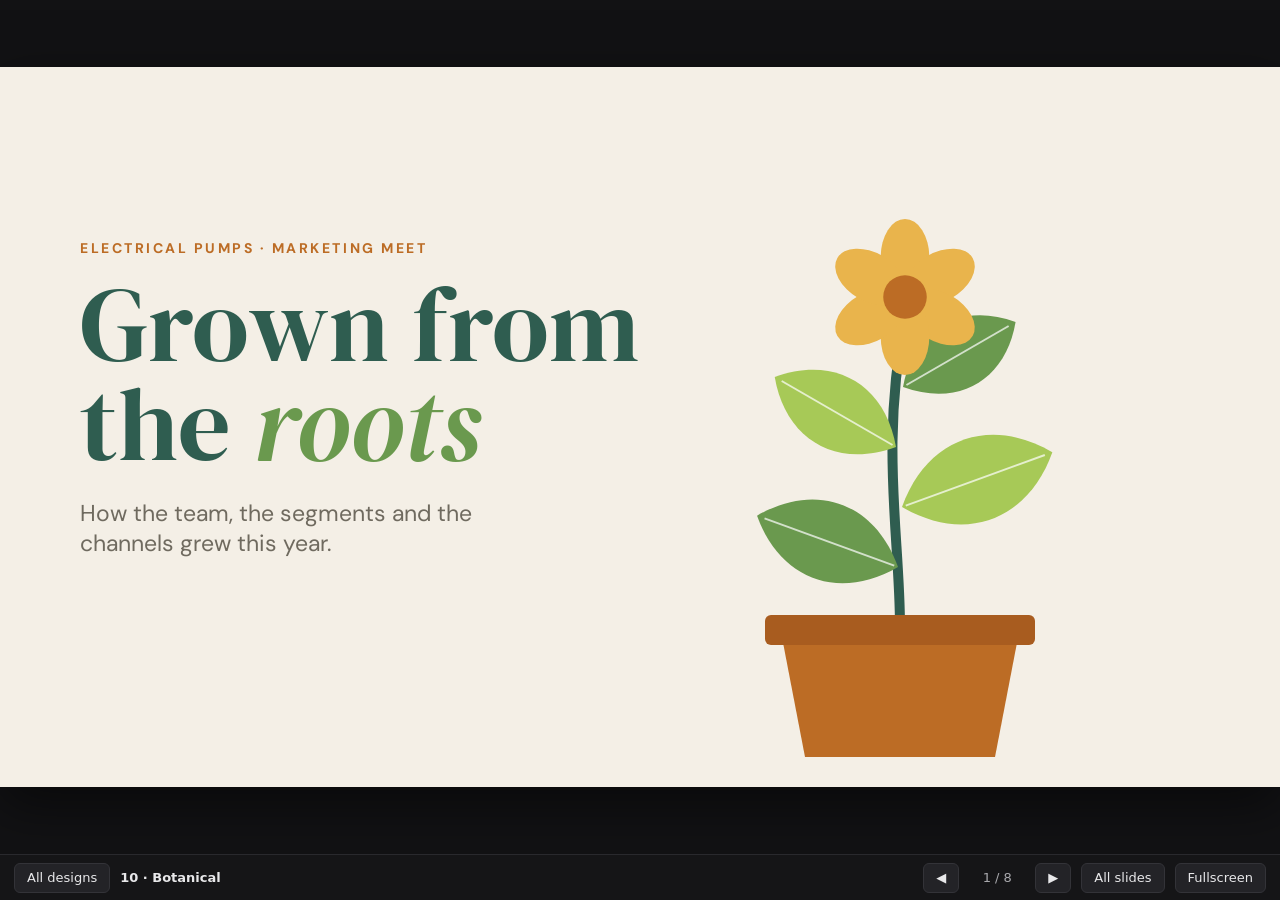
<file: designs/10-botanical.html>
<!doctype html>
<html lang="en">
<head>
<meta charset="utf-8">
<meta name="viewport" content="width=device-width, initial-scale=1">
<title>10 · Botanical</title>
<link rel="stylesheet" href="assets/fonts.css">
<link rel="stylesheet" href="assets/deck.css">
<style>
:root{--cr:#f4efe6;--dg:#2f5d50;--lf:#6a994e;--lt:#a7c957;--tc:#bc6c25;--so:#6f4e37;--sun:#e9b44c;--mut:#6f6a5f;--serif:'DM Serif Display',Georgia,serif}
.slide{background:var(--cr);color:var(--dg);font-family:'DM Sans',sans-serif}
.hd{position:absolute;left:72px;top:52px}
.hd small{font-size:14px;font-weight:700;letter-spacing:.18em;text-transform:uppercase;color:var(--tc)}
.hd h2{font-family:var(--serif);font-size:54px;font-weight:400;line-height:1.02;margin-top:8px}
.hd h2 em{color:var(--lf)}
.art{position:absolute;left:0;top:0;width:1280px;height:720px}
.art text{font-family:'DM Sans'}
@keyframes sway{50%{transform:rotate(2deg)}}
.cap{position:absolute}
.cap>div{position:absolute;inset:0;opacity:0;transform:translateY(10px);transition:opacity .45s,transform .45s}
.cap>div.now{opacity:1;transform:none}
.cap .ic{width:58px;height:58px;color:var(--lf);--isw:2;--ia:rgba(167,201,87,.4);margin-bottom:14px}
.cap small{font-size:13px;font-weight:700;letter-spacing:.16em;text-transform:uppercase;color:var(--tc)}
.cap b{display:block;font-family:var(--serif);font-weight:400;font-size:36px;line-height:1.08;margin:6px 0 10px}
.cap p{font-size:20px;color:var(--mut);line-height:1.4}

/* 1 cover */
.cv{position:absolute;left:80px;top:170px;width:560px}
.cv h1{font-family:var(--serif);font-weight:400;font-size:104px;line-height:.95;margin:18px 0 24px}
.cv h1 em{color:var(--lf)}
.cv p{font-size:23px;color:var(--mut);max-width:470px}
.plant{transform-origin:900px 560px;animation:sway 6s ease-in-out infinite}

/* roots */
.root{fill:none;stroke:rgba(231,215,193,.28);stroke-width:5;stroke-linecap:round;transition:stroke .35s,stroke-width .35s}
.root.in{stroke:#e7d7c1;stroke-width:7}
.root.now{stroke:var(--lf);stroke-width:10}
.rl{position:absolute;transform:translate(-50%,0);text-align:center;color:#f4efe6;font-weight:600;font-size:16px;cursor:pointer;opacity:.75;transition:opacity .3s}
.rl i{display:grid;place-items:center;width:52px;height:52px;margin:0 auto 6px;border-radius:50%;background:rgba(244,239,230,.18);transition:background .3s}
.rl .ic{width:30px;height:30px;--isw:2.2;color:#f4efe6;--ia:rgba(244,239,230,.25)}
.rl.now{opacity:1}
.rl.now i{background:var(--lt)}
.rl.now .ic{color:var(--dg)}

/* leaves */
.leaf .lb{fill:#d9d3c4;transition:fill .4s;stroke:none}
.leaf .rib{stroke:rgba(255,255,255,.7);stroke-width:2;fill:none}
.leaf.in .lb{fill:var(--lf)}
.leaf.now .lb{fill:var(--lt)}
.leaf{transition:transform .5s}
.ll{position:absolute;transform:translate(0,-50%);font-size:17px;font-weight:600;color:#a39d8f;white-space:nowrap;cursor:pointer;transition:color .3s}
.ll.in{color:var(--dg)}
.ll.now{color:var(--tc);font-weight:700}

/* flowers */
.fl .pt{fill:#e4ddcf;transition:fill .4s}
.fl .ct{fill:#cfc6b4;transition:fill .4s}
.fl.in .pt{fill:#e8a87c}
.fl.in .ct{fill:var(--tc)}
.fl.now .pt{fill:var(--sun)}
.fl.now .ct{fill:var(--tc)}
.fl{transition:transform .5s}
.fn{position:absolute;transform:translate(-50%,0);font-size:16px;font-weight:600;color:#a39d8f;white-space:nowrap;cursor:pointer;transition:color .3s}
.fn.in{color:var(--dg)}
.fn.now{color:var(--tc);font-weight:700}

/* charts */
.mk{position:absolute;left:70px;top:170px;width:760px;height:480px}
.mk .yr{font-size:14px;font-weight:700;letter-spacing:.16em}
.side{position:absolute;left:880px;right:70px;top:220px}
.side .sf{width:150px;height:150px}
.side p{font-family:var(--serif);font-size:32px;line-height:1.15;margin-top:12px}
.side small{display:block;font-size:15px;color:var(--mut);margin-top:12px}
.note{position:absolute;right:72px;top:66px;font-size:13px;font-weight:700;letter-spacing:.14em;color:var(--tc);text-transform:uppercase;border:1.5px solid var(--tc);border-radius:999px;padding:7px 14px}

/* close */
.ty{position:absolute;left:80px;top:190px;width:640px}
.ty h1{font-family:var(--serif);font-weight:400;font-size:96px;line-height:1}
.ty h1 em{color:var(--lf)}
.ty p{font-size:22px;color:var(--mut);margin-top:20px}
.ty .cr{display:flex;flex-wrap:wrap;gap:10px;margin-top:30px}
.ty .cr span{padding:9px 16px;border-radius:999px;background:#e7e0d1;font-size:16px;font-weight:600}
</style>
</head>
<body>
<div id="viewport"><main class="stage" id="stage"></main></div>
<script src="assets/content.js"></script>
<script src="assets/icons.js"></script>
<script src="assets/deck.js"></script>
<script>
(function () {
  var Y = C.years, S = [], DG = '#2f5d50', LF = '#6a994e', LT = '#a7c957', TC = '#bc6c25', SO = '#6f4e37', SUN = '#e9b44c', MUT = '#6f6a5f';
  function sl(h) { S.push('<section class="slide">' + h + '</section>'); }
  function hd(s, h) { return '<div class="hd"><small>' + s + '</small><h2>' + h + '</h2></div>'; }
  function leaf(x, y, L, ang, cls, attr, fill) {
    return '<g class="leaf ' + (cls || '') + '" ' + (attr || '') + ' transform="translate(' + x + ' ' + y + ') rotate(' + ang + ')"><path class="lb" ' + (fill ? 'style="fill:' + fill + '"' : '') + ' d="M0 0C' + L * .3 + ' ' + (-L * .36) + ' ' + L * .72 + ' ' + (-L * .34) + ' ' + L + ' 0C' + L * .72 + ' ' + L * .34 + ' ' + L * .3 + ' ' + L * .36 + ' 0 0Z"/><path class="rib" d="M4 0H' + (L - 8) + '"/></g>';
  }
  function flower(x, y, r, cls, attr, cp, cc) {
    var s = '<g class="fl ' + (cls || '') + '" ' + (attr || '') + '>';
    for (var i = 0; i < 6; i++) s += '<ellipse class="pt" ' + (cp ? 'style="fill:' + cp + '"' : '') + ' cx="' + x + '" cy="' + (y - r * .62) + '" rx="' + r * .38 + '" ry="' + r * .6 + '" transform="rotate(' + i * 60 + ' ' + x + ' ' + y + ')"/>';
    return s + '<circle class="ct" ' + (cc ? 'style="fill:' + cc + '"' : '') + ' cx="' + x + '" cy="' + y + '" r="' + r * .34 + '"/></g>';
  }

  /* 1 cover */
  var pl = '<path d="M900 560C900 470 880 380 905 250" fill="none" stroke="' + DG + '" stroke-width="10" stroke-linecap="round"/>' +
    leaf(898, 500, 150, -160, '', '', LF) + leaf(902, 440, 160, -20, '', '', LT) + leaf(896, 380, 140, -150, '', '', LT) + leaf(903, 320, 130, -30, '', '', LF) +
    flower(905, 230, 64, '', '', SUN, TC);
  sl('<div class="cv"><small style="font-size:14px;font-weight:700;letter-spacing:.18em;text-transform:uppercase;color:#bc6c25">' + C.org + '</small><h1>Grown from<br>the <em>roots</em></h1><p>How the team, the segments and the channels grew this year.</p></div>' +
    '<svg class="art" viewBox="0 0 1280 720"><g class="plant">' + pl + '</g><path d="M780 560H1020L995 690H805Z" fill="' + TC + '"/><rect x="765" y="548" width="270" height="30" rx="6" fill="#a85c1f"/></svg>');

  /* 2 overview */
  var ov = '<rect x="0" y="470" width="1280" height="250" fill="' + SO + '"/><path d="M640 470C635 380 640 300 640 250" stroke="' + DG + '" stroke-width="22" fill="none" stroke-linecap="round"/>';
  [[-150, 470, 340, 330], [-30, 470, 940, 320], [-110, 420, 470, 250], [-70, 420, 810, 240]].forEach(function (b) { ov += '<path d="M640 ' + b[1] + 'Q640 ' + (b[1] - 80) + ' ' + b[2] + ' ' + b[3] + '" stroke="' + DG + '" stroke-width="10" fill="none" stroke-linecap="round"/>'; });
  [[340, 330], [940, 320], [470, 250], [810, 240], [640, 210]].forEach(function (f, i) { ov += flower(f[0], f[1], 40, '', '', [SUN, '#e8a87c', SUN, '#e8a87c', SUN][i], TC); });
  ov += leaf(640, 380, 110, -160, '', '', LF) + leaf(640, 340, 110, -20, '', '', LT);
  ['M640 480C600 540 520 560 430 640', 'M640 480C660 560 740 590 860 650', 'M640 480C640 560 620 620 640 700', 'M640 480C580 510 470 510 360 560', 'M640 480C700 510 820 510 930 550'].forEach(function (d) { ov += '<path d="' + d + '" stroke="#e7d7c1" stroke-width="5" fill="none" stroke-linecap="round"/>'; });
  ov += '<text x="1000" y="250" font-size="16" font-weight="700" fill="' + TC + '" letter-spacing="2">FLOWERS</text><text x="1000" y="276" font-family="DM Serif Display" font-size="30" fill="' + DG + '">Channels</text>' +
    '<text x="140" y="410" font-size="16" font-weight="700" fill="' + TC + '" letter-spacing="2">LEAVES</text><text x="140" y="436" font-family="DM Serif Display" font-size="30" fill="' + DG + '">Segments</text>' +
    '<text x="1000" y="600" font-size="16" font-weight="700" fill="#e9b44c" letter-spacing="2">ROOTS</text><text x="1000" y="626" font-family="DM Serif Display" font-size="30" fill="#f4efe6">Team</text>';
  sl(hd('How it grew', 'Roots, leaves, <em>flowers</em>') + '<svg class="art" viewBox="0 0 1280 720">' + ov + '</svg>');

  /* 3 roots: team */
  var ends = [[220, 430], [370, 555], [560, 615], [740, 615], [920, 555], [1070, 430]], rt = '', rl = '';
  ends.forEach(function (e, i) {
    rt += '<path class="root" data-at="' + i + '" d="M640 262C640 330 ' + ((640 + e[0]) / 2) + ' ' + (e[1] - 120) + ' ' + e[0] + ' ' + (e[1] - 20) + '"/>';
    rl += '<div class="rl" data-at="' + i + '" data-go="' + i + '" style="left:' + e[0] + 'px;top:' + (e[1] - 22) + 'px"><i>' + I(C.team[i].i) + '</i>' + C.team[i].k + '</div>';
  });
  sl('<svg class="art" viewBox="0 0 1280 720"><rect x="0" y="262" width="1280" height="458" fill="' + SO + '"/><path d="M640 262V200" stroke="' + DG + '" stroke-width="10" stroke-linecap="round"/>' + leaf(640, 215, 70, -150, '', '', LF) + leaf(640, 205, 70, -30, '', '', LT) + rt + '</svg>' + rl +
    hd('Part 1 · the roots', 'The <em>team</em>, underground') +
    '<div class="cap" style="left:760px;right:72px;top:60px;height:190px">' + C.team.map(function (p, i) { return '<div data-at="' + i + '"><small>Root ' + (i + 1) + ' of 6</small><b style="font-size:30px">' + p.t + '</b><p style="font-size:18px">' + p.l + '</p></div>'; }).join('') + '</div>');

  /* 4 leaves: segments */
  var sx = 760, lv = '', lt = '';
  C.segment.forEach(function (p, i) {
    var y = 600 - i * 82, left = i % 2 === 0, L = 170;
    lv += leaf(sx, y, L, left ? -158 : -22, '', 'data-at="' + i + '" data-go="' + i + '"');
    lt += '<div class="ll" data-at="' + i + '" data-go="' + i + '" style="top:' + (y - 62) + 'px;' + (left ? 'right:' + (1280 - (sx - L * .92) + 14) : 'left:' + (sx + L * .92 + 14)) + 'px">' + (i + 1) + ' · ' + p.k + '</div>';
  });
  sl(hd('Part 2 · the leaves', 'Each <em>segment</em> a new leaf') + '<svg class="art" viewBox="0 0 1280 720"><path d="M' + sx + ' 700C' + (sx - 10) + ' 520 ' + (sx + 12) + ' 300 ' + sx + ' 130" stroke="' + DG + '" stroke-width="10" fill="none" stroke-linecap="round"/>' + lv + '</svg>' + lt +
    '<div class="cap" style="left:72px;width:420px;top:220px;height:380px">' + C.segment.map(function (p, i) { return '<div data-at="' + i + '">' + I(p.i) + '<small>Leaf ' + (i + 1) + ' of 6</small><b>' + p.t + '</b><p>' + p.l + '</p></div>'; }).join('') + '</div>');

  /* 5 flowers: channels */
  var br = '<path d="M640 720C640 640 645 560 640 500" stroke="' + DG + '" stroke-width="20" fill="none" stroke-linecap="round"/>', fs = '', fn = '';
  C.channels.forEach(function (p, i) {
    var a = (-168 + i * 26) * Math.PI / 180, x = Math.round(640 + 410 * Math.cos(a)), y = Math.round(480 + 236 * Math.sin(a));
    br += '<path d="M640 500Q' + ((640 + x) / 2) + ' ' + (y + 70) + ' ' + x + ' ' + y + '" stroke="' + DG + '" stroke-width="7" fill="none" stroke-linecap="round"/>';
    fs += flower(x, y, 40, '', 'data-at="' + i + '" data-go="' + i + '"');
    fn += '<div class="fn" data-at="' + i + '" data-go="' + i + '" style="left:' + x + 'px;top:' + (y + 54) + 'px">' + p.k + '</div>';
  });
  sl(hd('Part 3 · the flowers', 'Seven <em>channels</em> in bloom') + '<svg class="art" viewBox="0 0 1280 720">' + br + fs + '</svg>' + fn +
    '<div class="cap" style="left:72px;width:470px;top:520px;height:160px">' + C.channels.map(function (p, i) { return '<div data-at="' + i + '"><small>Flower ' + (i + 1) + ' of 7</small><b style="font-size:30px">' + p.t + '</b><p style="font-size:18px">' + p.l + '</p></div>'; }).join('') + '</div>');

  /* 6 harvest: growth */
  var hv = '<rect x="0" y="600" width="1280" height="120" fill="' + SO + '"/>';
  C.growth.forEach(function (d, i) {
    var x = 160 + i * 106, h = d[1] / 20 * 340, top = 600 - h, hot = i < 3;
    hv += '<path d="M' + x + ' 600V' + top + '" stroke="' + DG + '" stroke-width="6" stroke-linecap="round"/>';
    for (var k = 1; k * 60 < h - 20; k++) hv += leaf(x, 600 - k * 60, 34, k % 2 ? -150 : -30, '', '', k % 2 ? LF : LT);
    hv += '<circle cx="' + x + '" cy="' + (top - 6) + '" r="15" fill="' + (hot ? SUN : TC) + '"/>' +
      '<text x="' + x + '" y="' + (top - 32) + '" text-anchor="middle" font-size="19" font-weight="700" fill="' + DG + '">+' + d[1] + '%</text><text x="' + x + '" y="636" text-anchor="middle" font-size="15" fill="#f4efe6">' + d[0] + '</text>';
  });
  sl(hd('The harvest', 'Every line <em>grew taller</em>') + '<div class="note">' + C.growthNote + '</div><svg class="art" viewBox="0 0 1280 720">' + hv + '</svg>');

  /* 7 the field: market */
  var mk = Deck.slope(C.market, { w: 760, h: 480, x1: 170, x2: 590, years: Y, ink: DG, sub: MUT, axis: DG, fs: 18, font: 'DM Sans', hi: 1, r: 8, gap: 24,
    color: function (d, i) { return i === 1 ? TC : i === 0 ? LF : '#c9c1b0'; }, width: function (d, i) { return i < 2 ? 6 : 3; } });
  sl(hd('The wider field', 'B grew <em>tallest</em> in the market') + '<div class="mk">' + mk + '</div>' +
    '<div class="side"><svg class="sf" viewBox="0 0 150 150">' + flower(75, 75, 70, '', '', SUN, TC) + '</svg><p>B rose from second to first, from 8 to 14.</p><small>' + Y[0] + ' to ' + Y[1] + '</small></div>');

  /* 8 close: watering can */
  var can = '<g transform="translate(820 230)"><path d="M60 120H250V300a20 20 0 0 1-20 20H80a20 20 0 0 1-20-20Z" fill="' + LF + '"/><path d="M250 160L360 70" stroke="' + LF + '" stroke-width="22" stroke-linecap="round"/><rect x="340" y="40" width="50" height="40" rx="8" transform="rotate(-38 365 60)" fill="' + DG + '"/>' +
    '<path d="M80 120C80 50 230 50 230 120" fill="none" stroke="' + DG + '" stroke-width="16"/><path d="M370 100c-6 10-9 15-9 19a9 9 0 0 0 18 0c0-4-3-9-9-19zM395 140c-6 10-9 15-9 19a9 9 0 0 0 18 0c0-4-3-9-9-19zM350 150c-6 10-9 15-9 19a9 9 0 0 0 18 0c0-4-3-9-9-19z" fill="#8ecae6"/></g>' +
    leaf(1180, 640, 90, -120, '', '', LT) + leaf(1180, 640, 90, -60, '', '', LF);
  sl('<svg class="art" viewBox="0 0 1280 720">' + can + '</svg><div class="ty"><small style="font-size:14px;font-weight:700;letter-spacing:.18em;text-transform:uppercase;color:#bc6c25">With thanks</small><h1>Thank you for <em>tending</em> it</h1><p>Everything that grew this year was planted and watered by the team.</p><div class="cr">' +
    C.credits.map(function (c) { return '<span>' + c + '</span>'; }).join('') + '</div></div>');

  Deck.render(S);
})();
</script>
</body>
</html>
</file>
<file: designs/assets/fonts.css>
/* Fonts: Google Fonts (SIL Open Font License), latin subset, stored locally so the decks work offline */
@font-face{font-family:'Space Grotesk';font-style:normal;font-weight:400 700;font-display:swap;src:url(fonts/SpaceGrotesk-normal-400_700.woff2) format('woff2')}
@font-face{font-family:'JetBrains Mono';font-style:normal;font-weight:400 700;font-display:swap;src:url(fonts/JetBrainsMono-normal-400_700.woff2) format('woff2')}
@font-face{font-family:'Outfit';font-style:normal;font-weight:100 900;font-display:swap;src:url(fonts/Outfit-normal-100_900.woff2) format('woff2')}
@font-face{font-family:'Fraunces';font-style:normal;font-weight:300 800;font-display:swap;src:url(fonts/Fraunces-normal-300_800.woff2) format('woff2')}
@font-face{font-family:'Inter';font-style:normal;font-weight:400 700;font-display:swap;src:url(fonts/Inter-normal-400_700.woff2) format('woff2')}
@font-face{font-family:'Archivo';font-style:normal;font-weight:400 900;font-display:swap;src:url(fonts/Archivo-normal-400_900.woff2) format('woff2')}
@font-face{font-family:'Manrope';font-style:normal;font-weight:400 800;font-display:swap;src:url(fonts/Manrope-normal-400_800.woff2) format('woff2')}
@font-face{font-family:'Bricolage Grotesque';font-style:normal;font-weight:400 800;font-display:swap;src:url(fonts/BricolageGrotesque-normal-400_800.woff2) format('woff2')}
@font-face{font-family:'Caveat';font-style:normal;font-weight:400 700;font-display:swap;src:url(fonts/Caveat-normal-400_700.woff2) format('woff2')}
@font-face{font-family:'Kalam';font-style:normal;font-weight:400;font-display:swap;src:url(fonts/Kalam-normal-400.woff2) format('woff2')}
@font-face{font-family:'Kalam';font-style:normal;font-weight:700;font-display:swap;src:url(fonts/Kalam-normal-700.woff2) format('woff2')}
@font-face{font-family:'Lexend';font-style:normal;font-weight:300 700;font-display:swap;src:url(fonts/Lexend-normal-300_700.woff2) format('woff2')}
@font-face{font-family:'Barlow Condensed';font-style:normal;font-weight:500;font-display:swap;src:url(fonts/BarlowCondensed-normal-500.woff2) format('woff2')}
@font-face{font-family:'Barlow Condensed';font-style:normal;font-weight:700;font-display:swap;src:url(fonts/BarlowCondensed-normal-700.woff2) format('woff2')}
@font-face{font-family:'Barlow Condensed';font-style:normal;font-weight:800;font-display:swap;src:url(fonts/BarlowCondensed-normal-800.woff2) format('woff2')}
@font-face{font-family:'DM Serif Display';font-style:italic;font-weight:400;font-display:swap;src:url(fonts/DMSerifDisplay-italic-400.woff2) format('woff2')}
@font-face{font-family:'DM Serif Display';font-style:normal;font-weight:400;font-display:swap;src:url(fonts/DMSerifDisplay-normal-400.woff2) format('woff2')}
@font-face{font-family:'DM Sans';font-style:normal;font-weight:400 700;font-display:swap;src:url(fonts/DMSans-normal-400_700.woff2) format('woff2')}
</file>
<file: designs/assets/deck.css>
/* Shared stage, controls and print rules for all ten designs */
*{box-sizing:border-box;margin:0;padding:0}
html,body{height:100%}
body{background:#121214;overflow:hidden;-webkit-font-smoothing:antialiased;text-rendering:optimizeLegibility}
#viewport{position:fixed;inset:0 0 46px 0;display:grid;place-items:center;overflow:hidden}
.stage{width:1280px;height:720px;position:relative;flex:none;transform-origin:center center;overflow:hidden;box-shadow:0 18px 50px rgba(0,0,0,.5)}
.slide{position:absolute;inset:0;display:none;overflow:hidden}
.slide.active{display:block}
.defs{position:absolute;width:0;height:0;overflow:hidden}

/* icons */
.ic{display:block;fill:none;stroke:currentColor;stroke-width:var(--isw,2.4);stroke-linecap:round;stroke-linejoin:round;overflow:visible}
.ic .a{fill:var(--ia,none)}
.ic .f{fill:currentColor;stroke:none}
.ic text{fill:currentColor;stroke:none;font:700 8.5px/1 system-ui,sans-serif;letter-spacing:.5px}

/* chart hover */
.sk .rb{transition:opacity .25s}
.sk:hover .rb{opacity:.2}
.sk .rb:hover{opacity:1}

/* controls */
#bar{position:fixed;left:0;right:0;bottom:0;height:46px;display:flex;align-items:center;gap:10px;padding:0 14px;background:#151517;border-top:1px solid #29292d;color:#a9a9ad;font:13px/1 system-ui,-apple-system,"Segoe UI",sans-serif;white-space:nowrap;overflow-x:auto}
#bar a,#bar button{font:inherit;color:#e8e8ea;background:#232327;border:1px solid #333338;border-radius:6px;height:30px;padding:0 12px;cursor:pointer;text-decoration:none;display:inline-flex;align-items:center}
#bar a:hover,#bar button:hover{background:#2d2d32}
#bar b{color:#e8e8ea;font-weight:600}
#bar .sp{flex:1}
#ct{min-width:56px;text-align:center;font-variant-numeric:tabular-nums}
#over{position:fixed;inset:0 0 46px 0;background:#121214;display:none;overflow:auto;padding:18px 3vw 24px}
#over.open{display:block}
#grid{display:grid;grid-template-columns:repeat(4,1fr);gap:16px;margin:0 auto}
.pick{background:none;border:0;padding:0;cursor:pointer;color:#8b8b90;font:12px system-ui,sans-serif;text-align:left}
.pick>span{display:block;margin-top:6px}
.mini{width:100%;aspect-ratio:16/9;position:relative;overflow:hidden;border-radius:3px;outline:1px solid #2a2a2e}
.mini .stage{position:absolute;left:0;top:0;transform-origin:0 0;box-shadow:none}
.pick:hover .mini{outline:2px solid #fff}

/* frozen states for previews and screenshots */
.still *,.still *::before,.still *::after,.mini *,.mini *::before,.mini *::after{animation-delay:-30s!important;animation-play-state:paused!important;transition:none!important}
.thumb #bar{display:none}
.thumb #viewport{inset:0}
.thumb .stage{box-shadow:none}
:fullscreen #bar{display:none}
:fullscreen #viewport{inset:0}

@media print{
  @page{size:1280px 720px;margin:0}
  body{overflow:visible;background:none}
  #bar,#over{display:none!important}
  #viewport{position:static;display:block}
  .stage{transform:none!important;height:auto;box-shadow:none;overflow:visible}
  .slide{display:block!important;position:relative;height:720px;break-after:page;-webkit-print-color-adjust:exact;print-color-adjust:exact}
  *,*::before,*::after{animation-delay:-30s!important;animation-play-state:paused!important;transition:none!important}
}
</file>
